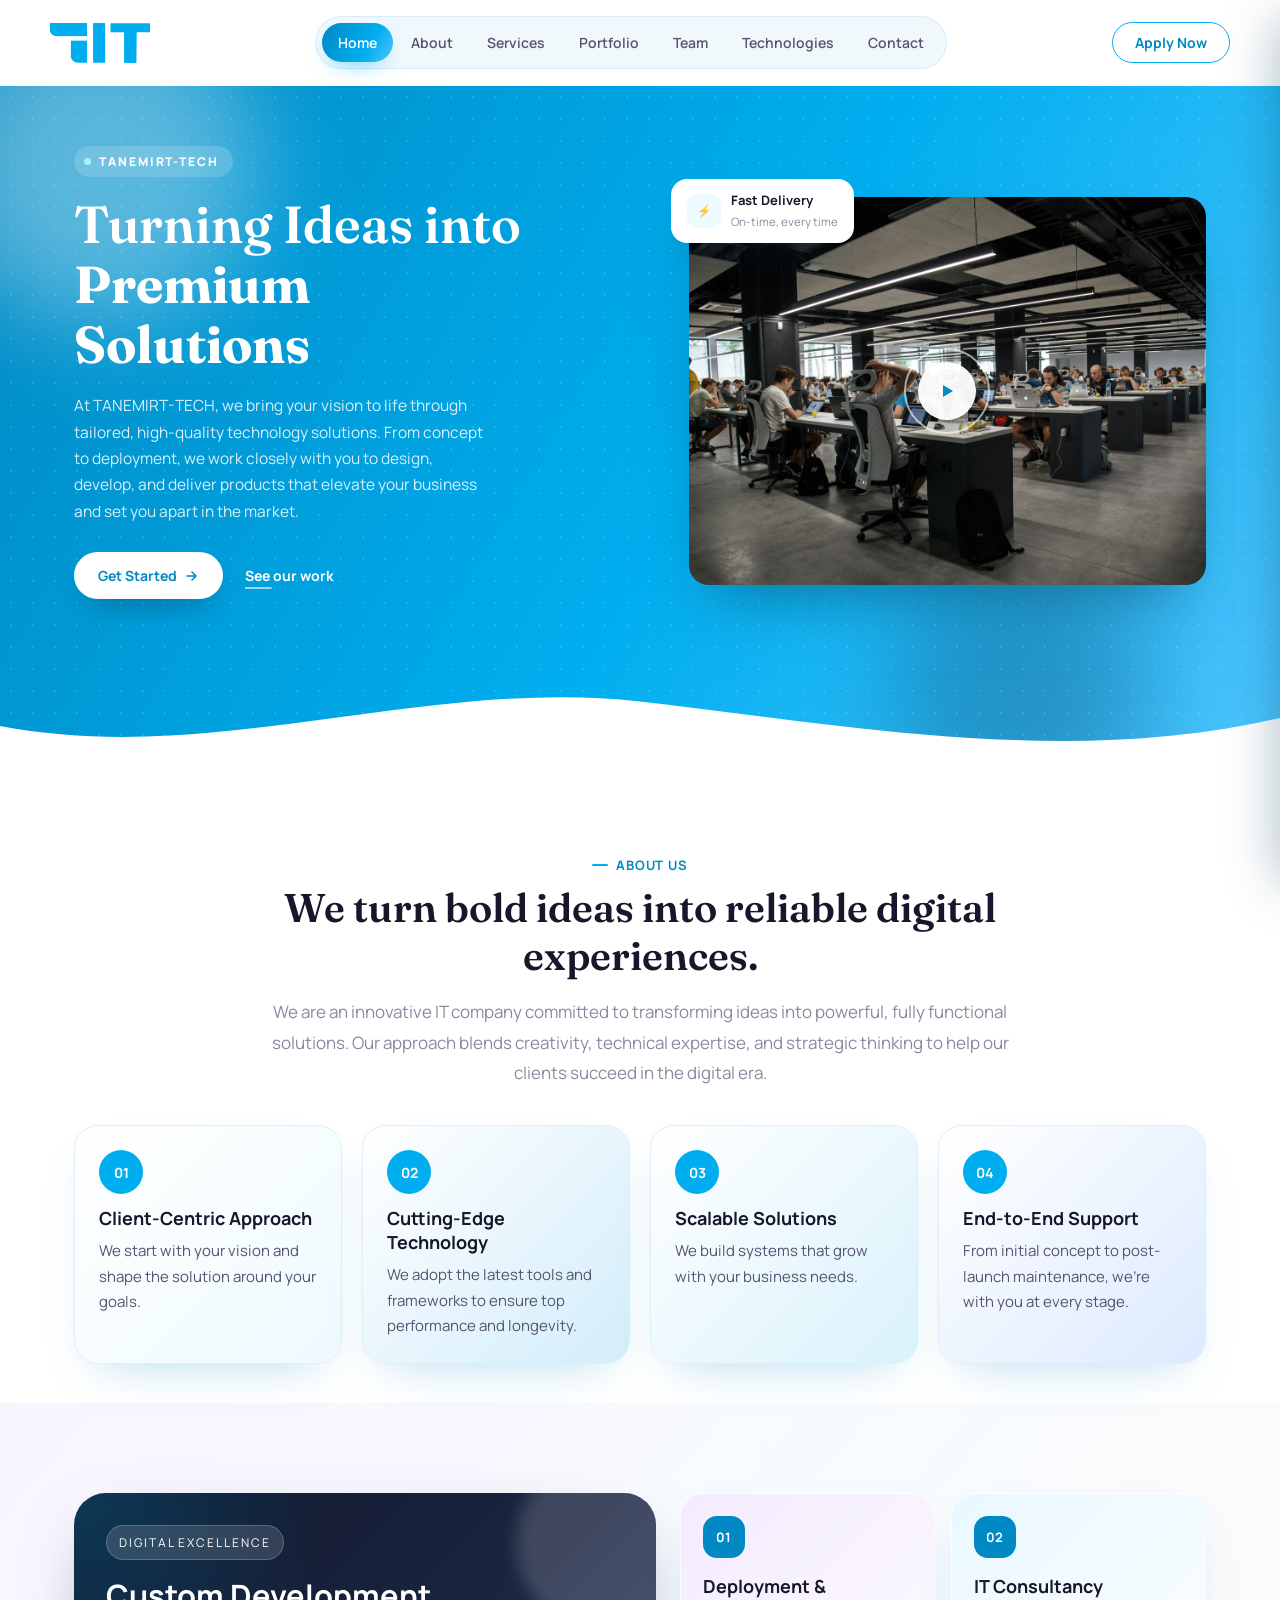
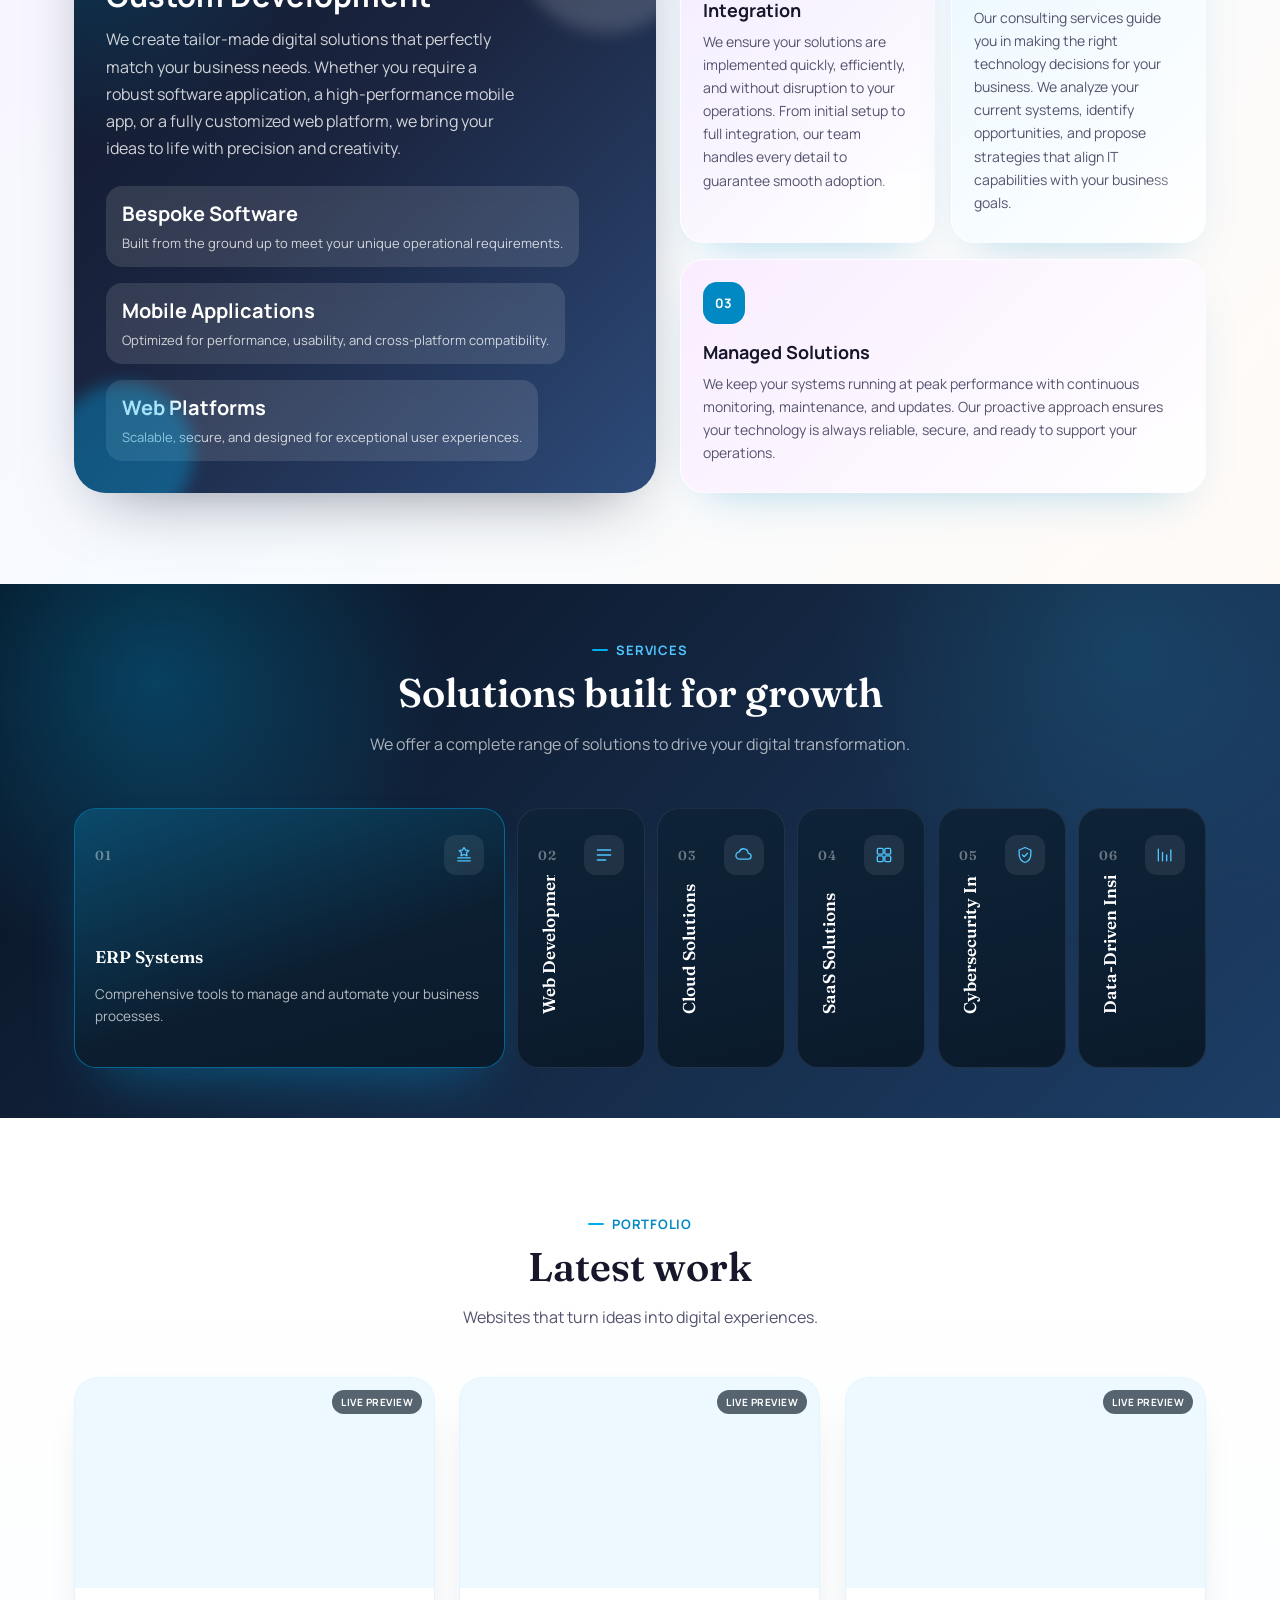
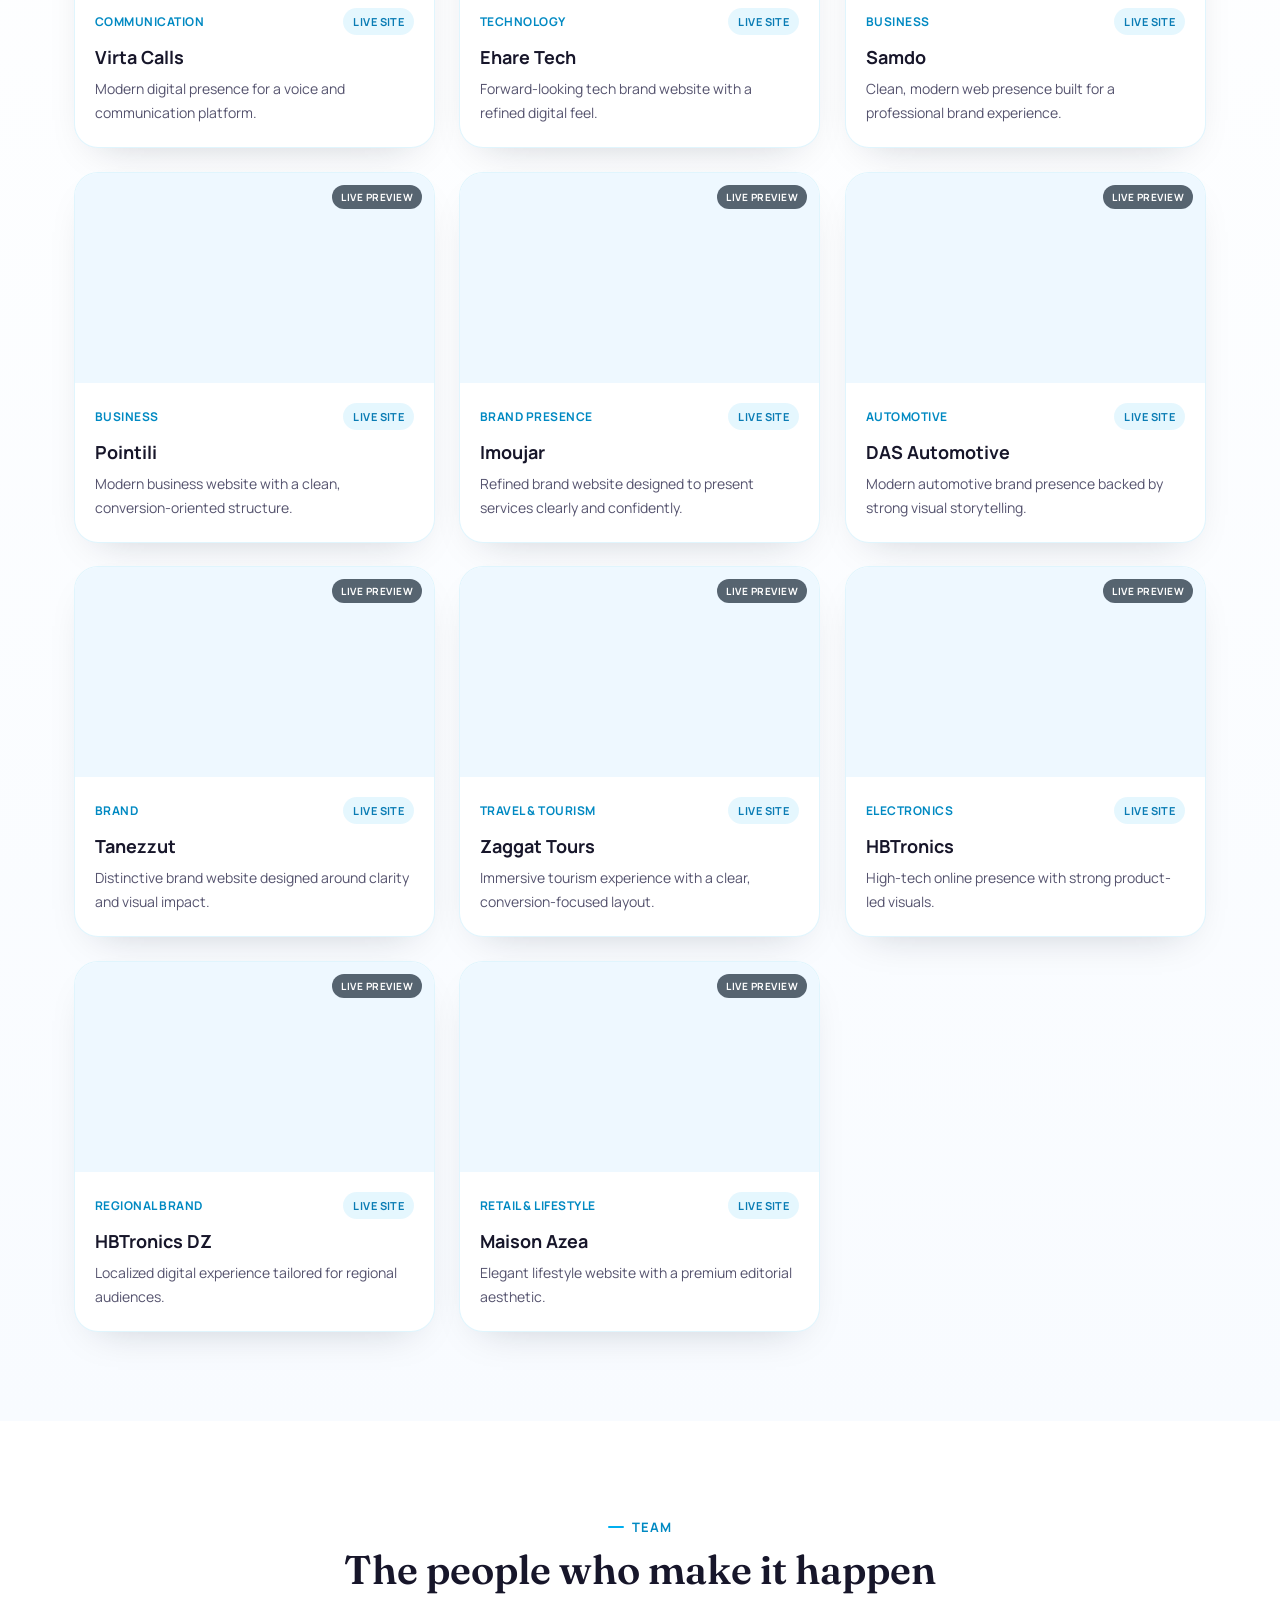
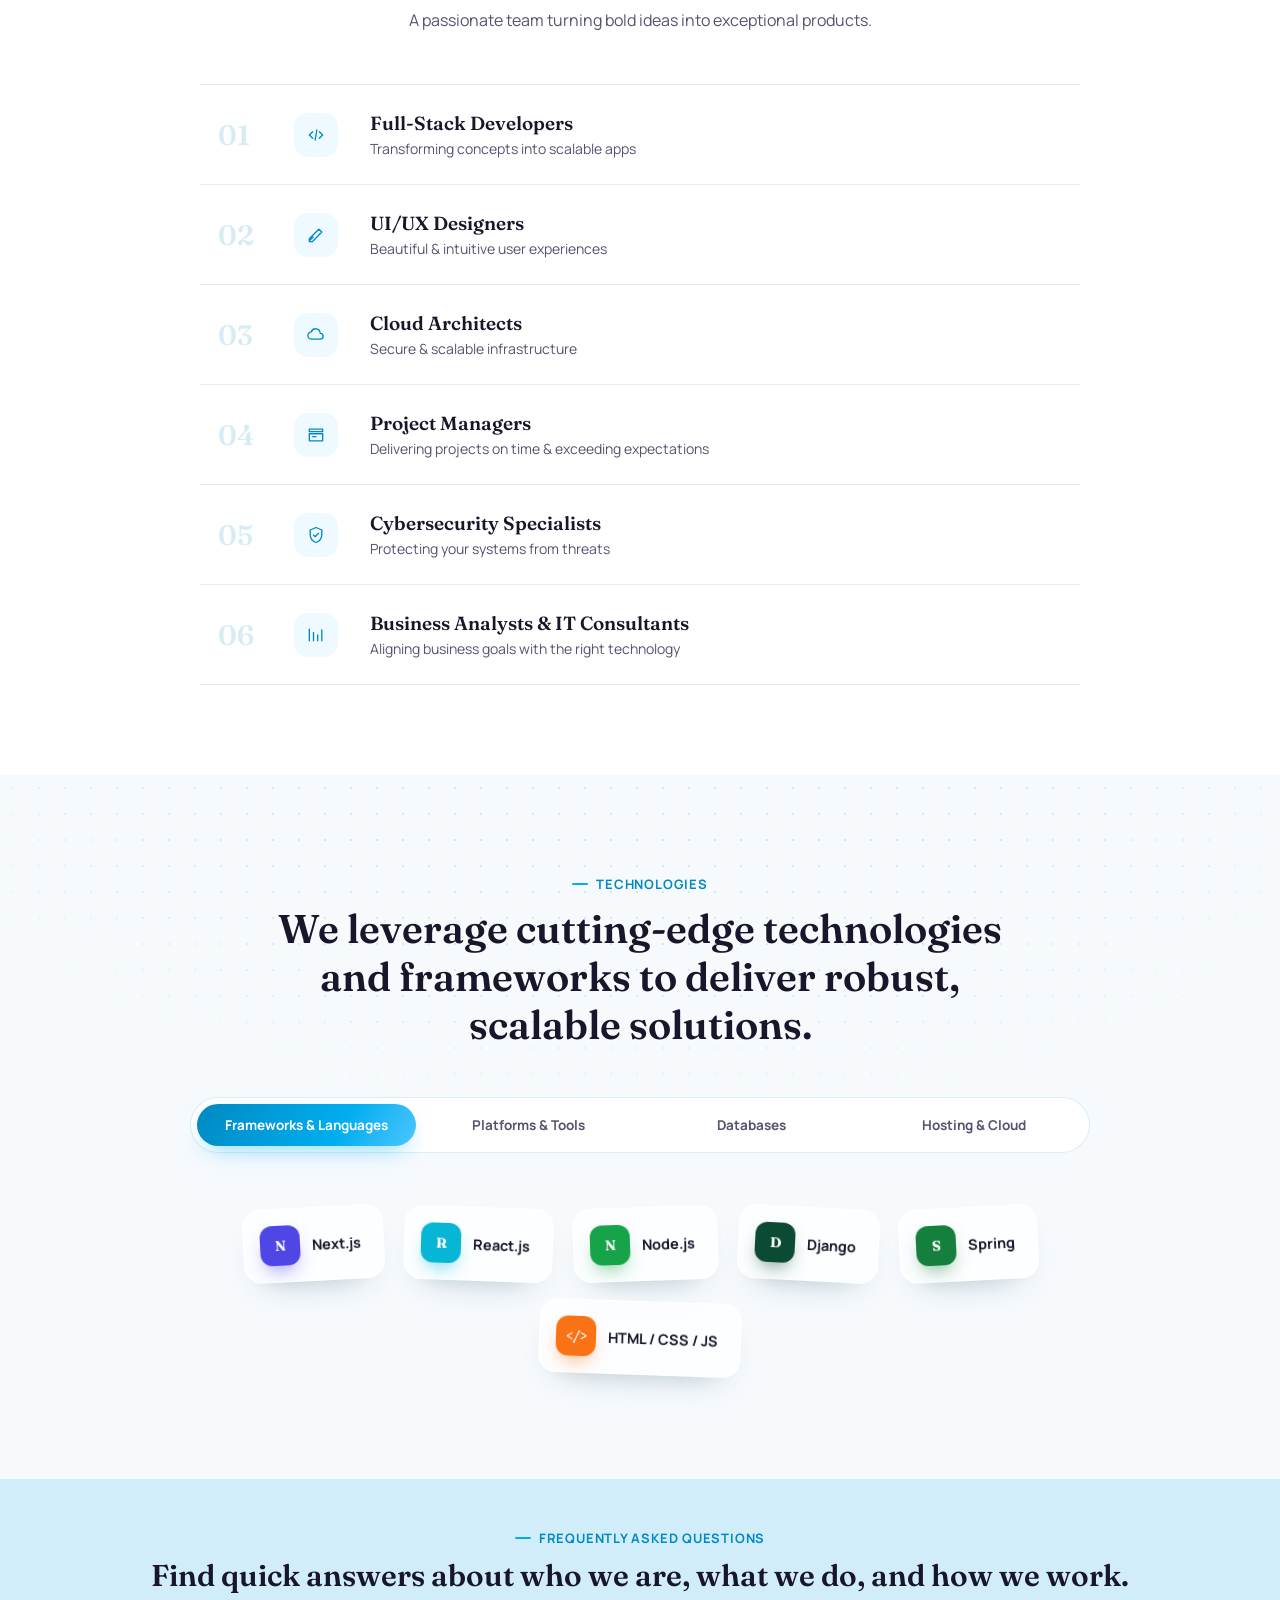
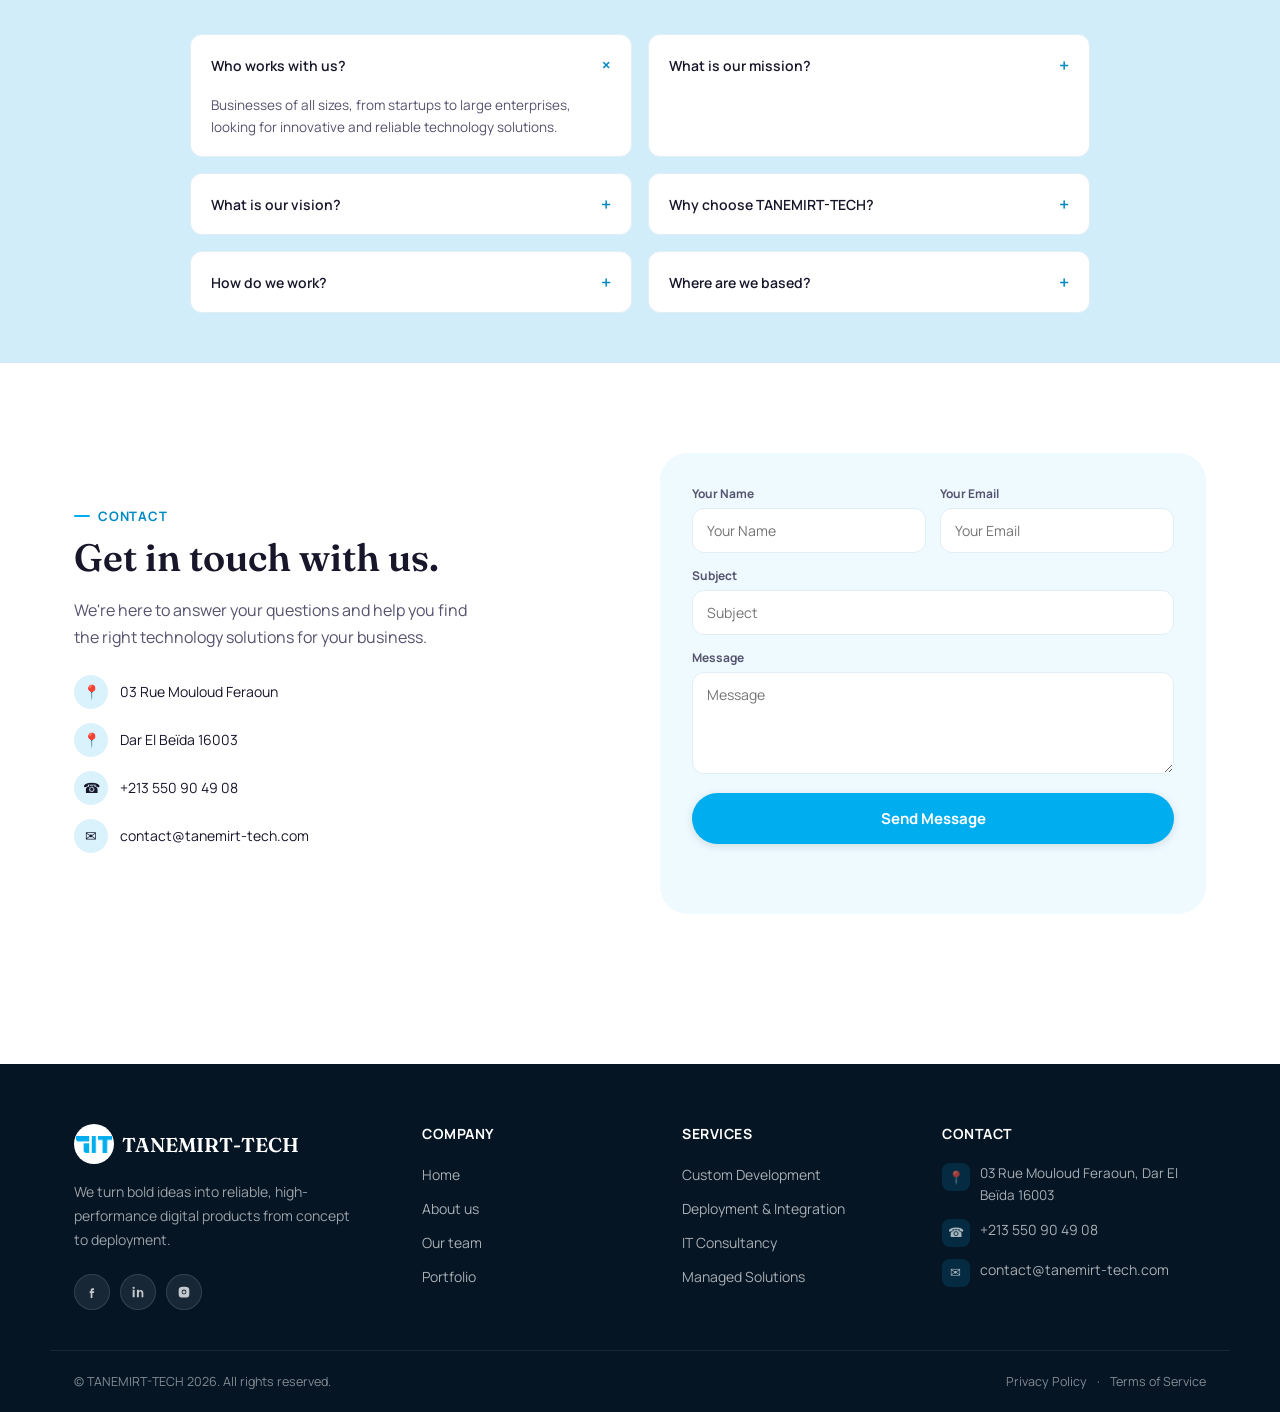
<file: index.html>
<!DOCTYPE html>
<html lang="en">

<head>
  <meta charset="UTF-8" />
  <meta name="viewport" content="width=device-width, initial-scale=1.0" />
  <title>TANEMIRT-TECH</title>
  <link rel="preconnect" href="https://fonts.googleapis.com" />
  <link href="assets/img/logo.png" rel="icon">
  <link href="assets/img/logo.png" rel="apple-touch-icon">
  <link
    href="https://fonts.googleapis.com/css2?family=Fraunces:wght@500;600;700&family=Manrope:wght@400;500;600;700;800&display=swap"
    rel="stylesheet" />
  <link rel="stylesheet" href="styles.css" />
</head>

<body>

  <!-- ============ Header ============ -->
  <header class="site-header" id="site-header">
    <div class="container header-inner">
      <a href="#hero" class="logo">
        <img src="assets/img/logo.png" alt="TANEMIRT-TECH" style="width: 100px; height: 40px;" />
      </a>

      <nav class="nav-pill" id="primary-nav">
        <span class="nav-indicator" id="nav-indicator" aria-hidden="true"></span>
        <a href="index.html#hero" data-nav="hero" class="active">Home</a>
        <a href="index.html#about" data-nav="about">About</a>
        <a href="index.html#services" data-nav="services">Services</a>
        <a href="index.html#portfolio" data-nav="portfolio">Portfolio</a>
        <a href="index.html#team" data-nav="team">Team</a>
        <a href="index.html#tech" data-nav="tech">Technologies</a>
        <a href="index.html#contact" data-nav="contact">Contact</a>
      </nav>

      <div class="header-actions">
        <a href="application.html" class="header-cta">
          <span>Apply Now</span>
        </a>
        <button class="nav-toggle" id="nav-toggle" aria-label="Toggle menu" aria-expanded="false"
          aria-controls="mobile-nav">
          <span></span>
          <span></span>
          <span></span>
        </button>
      </div>
    </div>

    <!-- mobile menu -->
    <div class="mobile-nav-backdrop" id="mobile-nav-backdrop"></div>
    <nav class="mobile-nav" id="mobile-nav">
      <a href="index.html#hero" style="--i:0">Home</a>
      <a href="index.html#about" style="--i:1">About</a>
      <a href="index.html#services" style="--i:2">Services</a>
      <a href="index.html#portfolio" style="--i:3">Portfolio</a>
      <a href="index.html#team" style="--i:4">Team</a>
      <a href="index.html#contact" style="--i:5">Contact</a>
      <a href="application.html" class="mobile-nav-cta" style="--i:6">Apply Now</a>
    </nav>
  </header>

  <!-- ============ Hero ============ -->
  <section class="hero-split" id="hero">
    <div class="hero-split-blobs" aria-hidden="true">
      <span class="blob blob-1"></span>
      <span class="blob blob-2"></span>
      <span class="hero-grain"></span>
    </div>

    <div class="container hero-split-inner">
      <div class="hero-split-copy">
        <span class="hero-split-eyebrow reveal-item" style="--d:0">
          <span class="eyebrow-dot"></span> Tanemirt-Tech
        </span>
        <h1 class="reveal-item" style="--d:1">Turning Ideas into <em> Premium Solutions </em></h1>
        <p class="reveal-item" style="--d:2">
          At TANEMIRT-TECH, we bring your vision to life through tailored, high-quality technology solutions. From
          concept to deployment, we work closely with you to design, develop, and deliver products that elevate your
          business and set you apart in the market.
        </p>
        <div class="hero-split-actions reveal-item" style="--d:3">
          <a href="#contact" class="hero-split-btn">
            <span>Get Started</span>
            <svg width="14" height="14" viewBox="0 0 14 14" fill="none">
              <path d="M2 7h9M7 3l4 4-4 4" stroke="currentColor" stroke-width="1.6" stroke-linecap="round"
                stroke-linejoin="round" />
            </svg>
          </a>
          <a href="#services" class="hero-split-link">See our work</a>
        </div>
      </div>

      <div class="hero-split-media reveal-item" style="--d:2">
        <div class="hero-split-photo">
          <img src="assets/img/hero-bg.webp" alt="Our team at work" />
          <button class="hero-split-play" aria-label="Play video" id="hero-play">
            <svg width="20" height="20" viewBox="0 0 20 20" fill="none">
              <path d="M6 4l10 6-10 6V4z" fill="currentColor" />
            </svg>
          </button>
        </div>

        <div class="hero-float-card hero-float-card--top">
          <span class="hero-float-icon">&#9889;</span>
          <div>
            <strong>Fast Delivery</strong>
            <span>On-time, every time</span>
          </div>
        </div>
      </div>
    </div>

    <svg class="hero-split-wave" viewBox="0 0 1440 110" preserveAspectRatio="none" aria-hidden="true">
      <path d="M0,60 C240,110 480,0 720,30 C960,60 1200,110 1440,50 L1440,110 L0,110 Z" fill="#ffffff"></path>
    </svg>
  </section>

  <!-- ============ About ============ -->
  <section class="trusted" id="about">
    <div class="container reveal">
      <div class="about-intro">
        <span class="eyebrow">About us</span>
        <h2 class="section-title">We turn bold ideas into reliable digital experiences.</h2>
        <p class="trusted-label">We are an innovative IT company committed to transforming ideas into powerful, fully
          functional solutions. Our approach blends creativity, technical expertise, and strategic thinking to help our
          clients succeed in the digital era.</p>
      </div>

      <div class="logo-grid reveal-stagger">
        <article class="logo-card">
          <div class="card-icon">01</div>
          <h4><a href="https://tanemirt-tech.com/">Client-Centric Approach</a></h4>
          <p>We start with your vision and shape the solution around your goals.</p>
        </article>

        <article class="logo-card">
          <div class="card-icon">02</div>
          <h4><a href="https://tanemirt-tech.com/">Cutting-Edge Technology</a></h4>
          <p>We adopt the latest tools and frameworks to ensure top performance and longevity.</p>
        </article>

        <article class="logo-card">
          <div class="card-icon">03</div>
          <h4><a href="https://tanemirt-tech.com/">Scalable Solutions</a></h4>
          <p>We build systems that grow with your business needs.</p>
        </article>

        <article class="logo-card">
          <div class="card-icon">04</div>
          <h4><a href="https://tanemirt-tech.com/">End-to-End Support</a></h4>
          <p>From initial concept to post-launch maintenance, we’re with you at every stage.</p>
        </article>
      </div>
    </div>
  </section>


  <!-- ============  ============ -->
  <section class="services">
    <div class="container">
      <div class="services-showcase reveal">
        <div class="services-hero">
          <div class="hero-badge">Digital Excellence</div>
          <h3>Custom Development</h3>
          <p>
            We create tailor-made digital solutions that perfectly match your business needs. Whether you require a
            robust software application, a high-performance mobile app, or a fully customized web platform, we bring
            your ideas to life with precision and creativity.</p>
          <div class="hero-metrics">
            <div>
              <strong>Bespoke Software</strong>
              <span>Built from the ground up to meet your unique operational requirements.</span>
            </div>
            <div>
              <strong>Mobile Applications</strong>
              <span>Optimized for performance, usability, and cross-platform compatibility.</span>
            </div>
            <div>
              <strong>Web Platforms </strong>
              <span>Scalable, secure, and designed for exceptional user experiences.</span>
            </div>
          </div>
        </div>

        <div class="services-stack">
          <article class="service-panel service-panel--accent">
            <div class="service-mark">01</div>
            <h4>Deployment &amp; Integration</h4>
            <p>We ensure your solutions are implemented quickly, efficiently, and without disruption to your operations.
              From initial setup to full integration, our team handles every detail to guarantee smooth adoption.</p>
          </article>

          <article class="service-panel service-panel--soft">
            <div class="service-mark">02</div>
            <h4>IT Consultancy</h4>
            <p>Our consulting services guide you in making the right technology decisions for your business. We analyze
              your current systems, identify opportunities, and propose strategies that align IT capabilities with your
              business goals.</p>
          </article>

          <article class="service-panel service-panel--highlight service-panel--wide">
            <div class="service-mark">03</div>
            <h4>Managed Solutions</h4>
            <p>We keep your systems running at peak performance with continuous monitoring, maintenance, and updates.
              Our proactive approach ensures your technology is always reliable, secure, and ready to support your
              operations.</p>
          </article>

        </div>
      </div>
    </div>
  </section>

  <!-- ============ Services (expanding panels) ============ -->
  <section class="services-modern" id="services">
    <div class="container">
      <div class="services-modern-head reveal">
        <span class="eyebrow" style="color:#4ec5ff;">Services</span>
        <h2 class="section-title" style="color:#ffffff;">Solutions built for growth</h2>
        <p>We offer a complete range of solutions to drive your digital transformation.</p>
      </div>

      <div class="expand-row reveal-stagger" id="expand-row">

        <a class="expand-panel is-active" href="https://tanemirt-tech.com/service-details.html">
          <div class="expand-panel-bg"></div>
          <div class="expand-panel-inner">
            <div class="expand-top">
              <span class="expand-index">01</span>
              <span class="expand-icon">
                <svg viewBox="0 0 24 24" fill="none">
                  <path d="M12 3l2 3.2 3.6.6-2.6 2.6.6 3.6L12 11.4 8.4 13l.6-3.6L6.4 6.8 10 6.2 12 3z"
                    stroke="currentColor" stroke-width="1.6" stroke-linejoin="round" />
                  <path d="M4.5 15.5h15M4.5 19h15" stroke="currentColor" stroke-width="1.6" stroke-linecap="round" />
                </svg>
              </span>
            </div>
            <h3 class="expand-title">ERP Systems</h3>
            <p class="expand-desc">Comprehensive tools to manage and automate your business processes.</p>
          </div>
        </a>

        <a class="expand-panel" href="https://tanemirt-tech.com/service-details.html">
          <div class="expand-panel-bg"></div>
          <div class="expand-panel-inner">
            <div class="expand-top">
              <span class="expand-index">02</span>
              <span class="expand-icon">
                <svg viewBox="0 0 24 24" fill="none">
                  <path d="M4 6h16M4 12h16M4 18h10" stroke="currentColor" stroke-width="1.6" stroke-linecap="round" />
                </svg>
              </span>
            </div>
            <h3 class="expand-title">Web Development</h3>
            <p class="expand-desc">Corporate sites, e-commerce platforms, and custom portals that combine aesthetics
              with functionality.</p>
          </div>
        </a>

        <a class="expand-panel" href="https://tanemirt-tech.com/service-details.html">
          <div class="expand-panel-bg"></div>
          <div class="expand-panel-inner">
            <div class="expand-top">
              <span class="expand-index">03</span>
              <span class="expand-icon">
                <svg viewBox="0 0 24 24" fill="none">
                  <path d="M7 17h10a3.5 3.5 0 0 0 0-7 5.5 5.5 0 0 0-10.7-1.7A4 4 0 0 0 7 17z" stroke="currentColor"
                    stroke-width="1.6" stroke-linejoin="round" />
                </svg>
              </span>
            </div>
            <h3 class="expand-title">Cloud Solutions</h3>
            <p class="expand-desc">Secure, scalable, and accessible infrastructure to keep your business connected
              anywhere.</p>
          </div>
        </a>

        <a class="expand-panel" href="https://tanemirt-tech.com/service-details.html">
          <div class="expand-panel-bg"></div>
          <div class="expand-panel-inner">
            <div class="expand-top">
              <span class="expand-index">04</span>
              <span class="expand-icon">
                <svg viewBox="0 0 24 24" fill="none">
                  <rect x="4" y="4" width="7" height="7" rx="1.5" stroke="currentColor" stroke-width="1.6" />
                  <rect x="13" y="4" width="7" height="7" rx="1.5" stroke="currentColor" stroke-width="1.6" />
                  <rect x="4" y="13" width="7" height="7" rx="1.5" stroke="currentColor" stroke-width="1.6" />
                  <rect x="13" y="13" width="7" height="7" rx="1.5" stroke="currentColor" stroke-width="1.6" />
                </svg>
              </span>
            </div>
            <h3 class="expand-title">SaaS Solutions</h3>
            <p class="expand-desc">Subscription-based applications designed for flexibility and efficiency.</p>
          </div>
        </a>

        <a class="expand-panel" href="https://tanemirt-tech.com/service-details.html">
          <div class="expand-panel-bg"></div>
          <div class="expand-panel-inner">
            <div class="expand-top">
              <span class="expand-index">05</span>
              <span class="expand-icon">
                <svg viewBox="0 0 24 24" fill="none">
                  <path d="M12 3l7 3v5c0 5-3 8.5-7 10-4-1.5-7-5-7-10V6l7-3z" stroke="currentColor" stroke-width="1.6"
                    stroke-linejoin="round" />
                  <path d="M9 12l2 2 4-4" stroke="currentColor" stroke-width="1.6" stroke-linecap="round"
                    stroke-linejoin="round" />
                </svg>
              </span>
            </div>
            <h3 class="expand-title">Cybersecurity Integration</h3>
            <p class="expand-desc">Built-in security layers to protect your data and operations.</p>
          </div>
        </a>

        <a class="expand-panel" href="https://tanemirt-tech.com/service-details.html">
          <div class="expand-panel-bg"></div>
          <div class="expand-panel-inner">
            <div class="expand-top">
              <span class="expand-index">06</span>
              <span class="expand-icon">
                <svg viewBox="0 0 24 24" fill="none">
                  <path d="M4 19V5m5 14V9m5 10V12m5 7V6" stroke="currentColor" stroke-width="1.6"
                    stroke-linecap="round" />
                </svg>
              </span>
            </div>
            <h3 class="expand-title">Data-Driven Insights</h3>
            <p class="expand-desc">Analytics and reporting tools to guide smart business decisions.</p>
          </div>
        </a>

      </div>
    </div>
  </section>

  <!-- ============ Portfolio ============ -->
  <section class="portfolio" id="portfolio">
    <div class="container">
      <div class="portfolio-head reveal">
        <span class="eyebrow">Portfolio</span>
        <h2 class="section-title">Latest work</h2>
        <p>Websites that turn ideas into digital experiences.</p>
      </div>

      <div class="portfolio-grid reveal-stagger">
        <article class="portfolio-card">
          <div class="portfolio-thumb"
            style="background-image:url('https://s0.wp.com/mshots/v1/https%3A%2F%2Fvirta-calls.com%2F?w=1200&h=800');">
            <span class="thumb-badge">Live preview</span>
            <div class="iframe-scaler">
              <iframe data-src="https://virta-calls.com/" loading="lazy" title="Virta Calls preview" tabindex="-1"
                sandbox="allow-scripts allow-same-origin"></iframe>
            </div>
            <a class="thumb-live-link" href="https://virta-calls.com/" target="_blank" rel="noreferrer"
              aria-label="Open Virta Calls in a new tab"></a>
          </div>
          <div class="portfolio-body">
            <div class="portfolio-meta">
              <span>Communication</span>
              <span class="project-badge">Live site</span>
            </div>
            <h4>Virta Calls</h4>
            <p>Modern digital presence for a voice and communication platform.</p>
          </div>
        </article>

        <article class="portfolio-card">
          <div class="portfolio-thumb"
            style="background-image:url('https://s0.wp.com/mshots/v1/https%3A%2F%2Fehare-tech.com%2F?w=1200&h=800');">
            <span class="thumb-badge">Live preview</span>
            <div class="iframe-scaler">
              <iframe data-src="https://ehare-tech.com/" loading="lazy" title="Ehare Tech preview" tabindex="-1"
                sandbox="allow-scripts allow-same-origin"></iframe>
            </div>
            <a class="thumb-live-link" href="https://ehare-tech.com/" target="_blank" rel="noreferrer"
              aria-label="Open Ehare Tech in a new tab"></a>
          </div>
          <div class="portfolio-body">
            <div class="portfolio-meta">
              <span>Technology</span>
              <span class="project-badge">Live site</span>
            </div>
            <h4>Ehare Tech</h4>
            <p>Forward-looking tech brand website with a refined digital feel.</p>
          </div>
        </article>

        <article class="portfolio-card">
          <div class="portfolio-thumb"
            style="background-image:url('https://s0.wp.com/mshots/v1/https%3A%2F%2Fsamdo.ae?w=1200&h=800');">
            <span class="thumb-badge">Live preview</span>
            <div class="iframe-scaler">
              <iframe data-src="https://samdo.ae/" loading="lazy" title="Samdo preview" tabindex="-1"
                sandbox="allow-scripts allow-same-origin"></iframe>
            </div>
            <a class="thumb-live-link" href="https://samdo.ae/" target="_blank" rel="noreferrer"
              aria-label="Open Samdo in a new tab"></a>
          </div>
          <div class="portfolio-body">
            <div class="portfolio-meta">
              <span>Business</span>
              <span class="project-badge">Live site</span>
            </div>
            <h4>Samdo</h4>
            <p>Clean, modern web presence built for a professional brand experience.</p>
          </div>
        </article>

        <article class="portfolio-card">
          <div class="portfolio-thumb"
            style="background-image:url('https://s0.wp.com/mshots/v1/https%3A%2F%2Fwww.pointili.com.dz%2F?w=1200&h=800');">
            <span class="thumb-badge">Live preview</span>
            <div class="iframe-scaler">
              <iframe data-src="https://www.pointili.com.dz/" loading="lazy" title="Pointili preview" tabindex="-1"
                sandbox="allow-scripts allow-same-origin"></iframe>
            </div>
            <a class="thumb-live-link" href="https://www.pointili.com.dz/" target="_blank" rel="noreferrer"
              aria-label="Open Pointili in a new tab"></a>
          </div>
          <div class="portfolio-body">
            <div class="portfolio-meta">
              <span>Business</span>
              <span class="project-badge">Live site</span>
            </div>
            <h4>Pointili</h4>
            <p>Modern business website with a clean, conversion-oriented structure.</p>
          </div>
        </article>

        <article class="portfolio-card">
          <div class="portfolio-thumb"
            style="background-image:url('https://s0.wp.com/mshots/v1/https%3A%2F%2Fimoujar.com%2F?w=1200&h=800');">
            <span class="thumb-badge">Live preview</span>
            <div class="iframe-scaler">
              <iframe data-src="https://imoujar.com/" loading="lazy" title="Imoujar preview" tabindex="-1"
                sandbox="allow-scripts allow-same-origin"></iframe>
            </div>
            <a class="thumb-live-link" href="https://imoujar.com/" target="_blank" rel="noreferrer"
              aria-label="Open Imoujar in a new tab"></a>
          </div>
          <div class="portfolio-body">
            <div class="portfolio-meta">
              <span>Brand Presence</span>
              <span class="project-badge">Live site</span>
            </div>
            <h4>Imoujar</h4>
            <p>Refined brand website designed to present services clearly and confidently.</p>
          </div>
        </article>

        <article class="portfolio-card">
          <div class="portfolio-thumb"
            style="background-image:url('https://s0.wp.com/mshots/v1/https%3A%2F%2Fdasautomotiveam.com.dz%2F?w=1200&h=800');">
            <span class="thumb-badge">Live preview</span>
            <div class="iframe-scaler">
              <iframe data-src="https://dasautomotiveam.com.dz/" loading="lazy" title="DAS Automotive preview"
                tabindex="-1" sandbox="allow-scripts allow-same-origin"></iframe>
            </div>
            <a class="thumb-live-link" href="https://dasautomotiveam.com.dz/" target="_blank" rel="noreferrer"
              aria-label="Open DAS Automotive in a new tab"></a>
          </div>
          <div class="portfolio-body">
            <div class="portfolio-meta">
              <span>Automotive</span>
              <span class="project-badge">Live site</span>
            </div>
            <h4>DAS Automotive</h4>
            <p>Modern automotive brand presence backed by strong visual storytelling.</p>
          </div>
        </article>

        <article class="portfolio-card">
          <div class="portfolio-thumb"
            style="background-image:url('https://s0.wp.com/mshots/v1/https%3A%2F%2Ftanezzut.com?w=1200&h=800');">
            <span class="thumb-badge">Live preview</span>
            <div class="iframe-scaler">
              <iframe data-src="https://tanezzut.com" loading="lazy" title="Tanezzut preview" tabindex="-1"
                sandbox="allow-scripts allow-same-origin"></iframe>
            </div>
            <a class="thumb-live-link" href="https://tanezzut.com" target="_blank" rel="noreferrer"
              aria-label="Open Tanezzut in a new tab"></a>
          </div>
          <div class="portfolio-body">
            <div class="portfolio-meta">
              <span>Brand</span>
              <span class="project-badge">Live site</span>
            </div>
            <h4>Tanezzut</h4>
            <p>Distinctive brand website designed around clarity and visual impact.</p>
          </div>
        </article>

        <article class="portfolio-card">
          <div class="portfolio-thumb"
            style="background-image:url('https://s0.wp.com/mshots/v1/https%3A%2F%2Fzaggat-tours.com%2F?w=1200&h=800');">
            <span class="thumb-badge">Live preview</span>
            <div class="iframe-scaler">
              <iframe data-src="https://zaggat-tours.com/" loading="lazy" title="Zaggat Tours preview" tabindex="-1"
                sandbox="allow-scripts allow-same-origin"></iframe>
            </div>
            <a class="thumb-live-link" href="https://zaggat-tours.com/" target="_blank" rel="noreferrer"
              aria-label="Open Zaggat Tours in a new tab"></a>
          </div>
          <div class="portfolio-body">
            <div class="portfolio-meta">
              <span>Travel &amp; Tourism</span>
              <span class="project-badge">Live site</span>
            </div>
            <h4>Zaggat Tours</h4>
            <p>Immersive tourism experience with a clear, conversion-focused layout.</p>
          </div>
        </article>

        <article class="portfolio-card">
          <div class="portfolio-thumb"
            style="background-image:url('https://s0.wp.com/mshots/v1/https%3A%2F%2Fhbtronics.ae%2F?w=1200&h=800');">
            <span class="thumb-badge">Live preview</span>
            <div class="iframe-scaler">
              <iframe data-src="https://hbtronics.ae/" loading="lazy" title="HBTronics preview" tabindex="-1"
                sandbox="allow-scripts allow-same-origin"></iframe>
            </div>
            <a class="thumb-live-link" href="https://hbtronics.ae/" target="_blank" rel="noreferrer"
              aria-label="Open HBTronics in a new tab"></a>
          </div>
          <div class="portfolio-body">
            <div class="portfolio-meta">
              <span>Electronics</span>
              <span class="project-badge">Live site</span>
            </div>
            <h4>HBTronics</h4>
            <p>High-tech online presence with strong product-led visuals.</p>
          </div>
        </article>

        <article class="portfolio-card">
          <div class="portfolio-thumb"
            style="background-image:url('https://s0.wp.com/mshots/v1/https%3A%2F%2Fdz.hbtronics.ae%2F?w=1200&h=800');">
            <span class="thumb-badge">Live preview</span>
            <div class="iframe-scaler">
              <iframe data-src="https://dz.hbtronics.ae/" loading="lazy" title="HBTronics DZ preview" tabindex="-1"
                sandbox="allow-scripts allow-same-origin"></iframe>
            </div>
            <a class="thumb-live-link" href="https://dz.hbtronics.ae/" target="_blank" rel="noreferrer"
              aria-label="Open HBTronics DZ in a new tab"></a>
          </div>
          <div class="portfolio-body">
            <div class="portfolio-meta">
              <span>Regional Brand</span>
              <span class="project-badge">Live site</span>
            </div>
            <h4>HBTronics DZ</h4>
            <p>Localized digital experience tailored for regional audiences.</p>
          </div>
        </article>

        <article class="portfolio-card">
          <div class="portfolio-thumb"
            style="background-image:url('https://s0.wp.com/mshots/v1/https%3A%2F%2Fwww.maison-azea.com%2F?w=1200&h=800');">
            <span class="thumb-badge">Live preview</span>
            <div class="iframe-scaler">
              <iframe data-src="https://www.maison-azea.com/" loading="lazy" title="Maison Azea preview" tabindex="-1"
                sandbox="allow-scripts allow-same-origin"></iframe>
            </div>
            <a class="thumb-live-link" href="https://www.maison-azea.com/" target="_blank" rel="noreferrer"
              aria-label="Open Maison Azea in a new tab"></a>
          </div>
          <div class="portfolio-body">
            <div class="portfolio-meta">
              <span>Retail &amp; Lifestyle</span>
              <span class="project-badge">Live site</span>
            </div>
            <h4>Maison Azea</h4>
            <p>Elegant lifestyle website with a premium editorial aesthetic.</p>
          </div>
        </article>

      </div>
    </div>
  </section>

  <!-- ============ Team ============ -->
  <section class="team" id="team">
    <div class="container">
      <div class="team-head reveal">
        <span class="eyebrow">Team</span>
        <h2 class="section-title">The people who make it happen</h2>
        <p>A passionate team turning bold ideas into exceptional products.</p>
      </div>

      <div class="roster reveal-stagger">

        <article class="roster-row">
          <span class="roster-num">01</span>
          <span class="roster-icon">
            <svg viewBox="0 0 24 24" fill="none">
              <path d="M8 8l-4 4 4 4M16 8l4 4-4 4M13 6l-2 12" stroke="currentColor" stroke-width="1.6"
                stroke-linecap="round" stroke-linejoin="round" />
            </svg>
          </span>
          <div class="roster-copy">
            <h4>Full-Stack Developers</h4>
            <p>Transforming concepts into scalable apps</p>
          </div>
          <span class="roster-arrow" aria-hidden="true">&rarr;</span>
        </article>

        <article class="roster-row">
          <span class="roster-num">02</span>
          <span class="roster-icon">
            <svg viewBox="0 0 24 24" fill="none">
              <path d="M4 19l4.5-4.5M15.5 12L19 8.5 15.5 5 12 8.5 4 16.5V20h3.5L15.5 12z" stroke="currentColor"
                stroke-width="1.6" stroke-linecap="round" stroke-linejoin="round" />
            </svg>
          </span>
          <div class="roster-copy">
            <h4>UI/UX Designers</h4>
            <p>Beautiful &amp; intuitive user experiences</p>
          </div>
          <span class="roster-arrow" aria-hidden="true">&rarr;</span>
        </article>

        <article class="roster-row">
          <span class="roster-num">03</span>
          <span class="roster-icon">
            <svg viewBox="0 0 24 24" fill="none">
              <path d="M7 17h10a3.5 3.5 0 0 0 0-7 5.5 5.5 0 0 0-10.7-1.7A4 4 0 0 0 7 17z" stroke="currentColor"
                stroke-width="1.6" stroke-linejoin="round" />
            </svg>
          </span>
          <div class="roster-copy">
            <h4>Cloud Architects</h4>
            <p>Secure &amp; scalable infrastructure</p>
          </div>
          <span class="roster-arrow" aria-hidden="true">&rarr;</span>
        </article>

        <article class="roster-row">
          <span class="roster-num">04</span>
          <span class="roster-icon">
            <svg viewBox="0 0 24 24" fill="none">
              <path d="M4 5h16v3H4V5zm0 5.5h16V19H4v-8.5z" stroke="currentColor" stroke-width="1.6"
                stroke-linejoin="round" />
              <path d="M8 14h4" stroke="currentColor" stroke-width="1.6" stroke-linecap="round" />
            </svg>
          </span>
          <div class="roster-copy">
            <h4>Project Managers</h4>
            <p>Delivering projects on time &amp; exceeding expectations</p>
          </div>
          <span class="roster-arrow" aria-hidden="true">&rarr;</span>
        </article>

        <article class="roster-row">
          <span class="roster-num">05</span>
          <span class="roster-icon">
            <svg viewBox="0 0 24 24" fill="none">
              <path d="M12 3l7 3v5c0 5-3 8.5-7 10-4-1.5-7-5-7-10V6l7-3z" stroke="currentColor" stroke-width="1.6"
                stroke-linejoin="round" />
              <path d="M9 12l2 2 4-4" stroke="currentColor" stroke-width="1.6" stroke-linecap="round"
                stroke-linejoin="round" />
            </svg>
          </span>
          <div class="roster-copy">
            <h4>Cybersecurity Specialists</h4>
            <p>Protecting your systems from threats</p>
          </div>
          <span class="roster-arrow" aria-hidden="true">&rarr;</span>
        </article>

        <article class="roster-row">
          <span class="roster-num">06</span>
          <span class="roster-icon">
            <svg viewBox="0 0 24 24" fill="none">
              <path d="M4 19V5m5 14V9m5 10V12m5 7V6" stroke="currentColor" stroke-width="1.6" stroke-linecap="round" />
            </svg>
          </span>
          <div class="roster-copy">
            <h4>Business Analysts &amp; IT Consultants</h4>
            <p>Aligning business goals with the right technology</p>
          </div>
          <span class="roster-arrow" aria-hidden="true">&rarr;</span>
        </article>

      </div>
    </div>
  </section>

  <!-- ============ Technologies ============ -->
  <section class="tech" id="tech">
    <div class="tech-grid-bg" aria-hidden="true"></div>
    <div class="container">
      <div class="tech-head reveal">
        <span class="eyebrow">Technologies</span>
        <div class="tech-title-wrap">
          <h2 class="section-title">We leverage cutting-edge technologies and frameworks to deliver robust, scalable
            solutions.</h2>
        </div>
      </div>

      <div class="tech-switcher reveal">
        <div class="tech-tabs" role="tablist" aria-label="Technology categories" id="tech-tabs">
          <span class="tech-tab-indicator" id="tech-tab-indicator" aria-hidden="true"></span>
          <button class="tech-tab is-active" data-tech-tab="frameworks" role="tab" aria-selected="true">Frameworks &amp;
            Languages</button>
          <button class="tech-tab" data-tech-tab="platforms" role="tab" aria-selected="false">Platforms &amp;
            Tools</button>
          <button class="tech-tab" data-tech-tab="databases" role="tab" aria-selected="false">Databases</button>
          <button class="tech-tab" data-tech-tab="hosting" role="tab" aria-selected="false">Hosting &amp; Cloud</button>
        </div>

        <div class="tech-panels">
          <div class="tech-panel is-active" id="panel-frameworks" role="tabpanel">
            <div class="tech-items">
              <article class="tech-item" style="--tilt: -3deg; --mark: #4f46e5;"><span class="tech-mark">N</span>
                <h4>Next.js</h4>
              </article>
              <article class="tech-item" style="--tilt: 2deg; --mark: #06b6d4;"><span class="tech-mark">R</span>
                <h4>React.js</h4>
              </article>
              <article class="tech-item" style="--tilt: -2deg; --mark: #16a34a;"><span class="tech-mark">N</span>
                <h4>Node.js</h4>
              </article>
              <article class="tech-item" style="--tilt: 3deg; --mark: #0c4b33;"><span class="tech-mark">D</span>
                <h4>Django</h4>
              </article>
              <article class="tech-item" style="--tilt: -3deg; --mark: #15803d;"><span class="tech-mark">S</span>
                <h4>Spring</h4>
              </article>
              <article class="tech-item" style="--tilt: 2deg; --mark: #f97316;"><span class="tech-mark">&lt;/&gt;</span>
                <h4>HTML / CSS / JS</h4>
              </article>
            </div>
          </div>

          <div class="tech-panel" id="panel-platforms" role="tabpanel" hidden>
            <div class="tech-items">
              <article class="tech-item" style="--tilt: -2deg; --mark: #7c3aed;"><span class="tech-mark">O</span>
                <h4>Odoo</h4>
              </article>
              <article class="tech-item" style="--tilt: 3deg; --mark: #ea4b71;"><span class="tech-mark">n8</span>
                <h4>n8n</h4>
              </article>
              <article class="tech-item" style="--tilt: -3deg; --mark: #0089c2;"><span class="tech-mark">W</span>
                <h4>WordPress</h4>
              </article>
              <article class="tech-item" style="--tilt: 2deg; --mark: #111827;"><span class="tech-mark">Gh</span>
                <h4>GitHub</h4>
              </article>
            </div>
          </div>

          <div class="tech-panel" id="panel-databases" role="tabpanel" hidden>
            <div class="tech-items">
              <article class="tech-item" style="--tilt: -2deg; --mark: #336791;"><span class="tech-mark">Pg</span>
                <h4>PostgreSQL</h4>
              </article>
              <article class="tech-item" style="--tilt: 3deg; --mark: #00758f;"><span class="tech-mark">My</span>
                <h4>MySQL</h4>
              </article>
            </div>
          </div>

          <div class="tech-panel" id="panel-hosting" role="tabpanel" hidden>
            <div class="tech-items">
              <article class="tech-item" style="--tilt: -3deg; --mark: #673de6;"><span class="tech-mark">H</span>
                <h4>Hostinger</h4>
              </article>
              <article class="tech-item" style="--tilt: 2deg; --mark: #f59e0b;"><span class="tech-mark">A</span>
                <h4>Amazon Cloud</h4>
              </article>
              <article class="tech-item" style="--tilt: -2deg; --mark: #0db7ed;"><span class="tech-mark">D</span>
                <h4>Docker</h4>
              </article>
            </div>
          </div>
        </div>
      </div>
    </div>
  </section>

  <!-- ============ FAQ ============ -->
  <section class="faq">
    <div class="container">
      <div class="faq-head reveal">
        <span class="eyebrow">Frequently Asked Questions</span>
        <h2>Find quick answers about who we are, what we do, and how we work.</h2>
      </div>

      <div class="faq-grid reveal-stagger">
        <details class="faq-item" name="faq" open>
          <summary>Who works with us?</summary>
          <div class="faq-answer">Businesses of all sizes, from startups to large enterprises, looking for innovative
            and reliable technology solutions.</div>
        </details>
        <details class="faq-item" name="faq">
          <summary>What is our mission?</summary>
          <div class="faq-answer">To empower businesses by turning their ideas into high-performance, impactful digital
            products.</div>
        </details>
        <details class="faq-item" name="faq">
          <summary>What is our vision?</summary>
          <div class="faq-answer">To be a global leader in delivering technology solutions that inspire growth and
            innovation.</div>
        </details>
        <details class="faq-item" name="faq">
          <summary>Why choose TANEMIRT-TECH?</summary>
          <div class="faq-answer">We combine creativity, precision, and advanced technology to deliver unmatched
            results.</div>
        </details>
        <details class="faq-item" name="faq">
          <summary>How do we work?</summary>
          <div class="faq-answer">Through close collaboration, agile methods, and constant feedback loops to ensure we
            meet and exceed expectations.</div>
        </details>
        <details class="faq-item" name="faq">
          <summary>Where are we based?</summary>
          <div class="faq-answer">We operate globally, with a core team dedicated to delivering solutions anywhere in
            the world.</div>
        </details>
      </div>
    </div>
  </section>

  <!-- ============ Contact ============ -->
  <section class="contact" id="contact">
    <div class="container contact-grid reveal">
      <div class="contact-copy">
        <span class="eyebrow">Contact</span>
        <h2>Get in touch with us.</h2>
        <p>We're here to answer your questions and help you find the right technology solutions for your business.</p>

        <div class="contact-detail"><span class="dot">&#128205;</span> 03 Rue Mouloud Feraoun</div>
        <div class="contact-detail"><span class="dot">&#128205;</span> Dar El Beïda 16003</div>
        <div class="contact-detail"><span class="dot">&#9742;</span> +213 550 90 49 08</div>
        <div class="contact-detail"><span class="dot">&#9993;</span> contact@tanemirt-tech.com</div>
      </div>

      <form class="contact-form" id="contact-form">
        <div class="row-2">
          <div>
            <label for="name">Your Name</label>
            <input type="text" id="name" name="name" placeholder="Your Name" required />
          </div>
          <div>
            <label for="email">Your Email</label>
            <input type="email" id="email" name="email" placeholder="Your Email" required />
          </div>
        </div>
        <div>
          <label for="subject">Subject</label>
          <input type="text" id="subject" name="subject" placeholder="Subject" />
        </div>
        <div>
          <label for="message">Message</label>
          <textarea id="message" name="message" rows="4" placeholder="Message" required></textarea>
        </div>
        <button type="submit" class="btn btn-primary btn-block" id="contact-submit">Send Message</button>
        <p class="form-note" id="form-note"></p>
      </form>
    </div>
  </section>

  <!-- ============ Footer ============ -->
  <footer class="site-footer">
    <div class="container footer-grid">
      <div class="footer-col footer-brand">
        <a href="#hero" class="logo">
          <span class="logo-mark"><img src="assets/img/logo.png" style="width: 36px;" alt="TANEMIRT-TECH Logo" /></span>
          TANEMIRT-TECH
        </a>
        <p>We turn bold ideas into reliable, high-performance digital products from concept to deployment.</p>
        <div class="social-row">
          <a href="#" aria-label="Facebook">
            <svg width="16" height="16" viewBox="0 0 24 24" fill="currentColor">
              <path
                d="M13.5 9H15V6.5h-1.8C11 6.5 10 7.6 10 9.6V11H8.5v2.5H10V21h2.6v-7.5H15l.4-2.5h-2.8v-1c0-.7.2-1 1-1Z" />
            </svg>
          </a>
          <a href="#" aria-label="LinkedIn">
            <svg width="16" height="16" viewBox="0 0 24 24" fill="currentColor">
              <path
                d="M6.94 8.5H4V20h2.94V8.5ZM5.47 4a1.7 1.7 0 1 0 0 3.4 1.7 1.7 0 0 0 0-3.4ZM20 13.4c0-3-1.6-4.4-3.75-4.4a3.2 3.2 0 0 0-2.9 1.6V8.5H10.4c.04.9 0 11.5 0 11.5h2.95v-6.4c0-.34.02-.68.12-.93.27-.68.9-1.4 1.94-1.4 1.37 0 1.92 1.04 1.92 2.57V20H20v-6.6Z" />
            </svg>
          </a>
          <a href="#" aria-label="Instagram">
            <svg width="16" height="16" viewBox="0 0 24 24" fill="currentColor">
              <path
                d="M12 8.4a3.6 3.6 0 1 0 0 7.2 3.6 3.6 0 0 0 0-7.2Zm0 5.9a2.3 2.3 0 1 1 0-4.6 2.3 2.3 0 0 1 0 4.6ZM16.5 6.5a.9.9 0 1 1 0 1.8.9.9 0 0 1 0-1.8ZM12 4.3c2.4 0 2.7 0 3.6.05.9.04 1.5.18 1.9.35.5.2.86.44 1.24.82.38.38.62.75.82 1.25.17.4.31 1 .35 1.9.05.9.05 1.2.05 3.6s0 2.7-.05 3.6c-.04.9-.18 1.5-.35 1.9-.2.5-.44.86-.82 1.24-.38.38-.75.62-1.25.82-.4.17-1 .31-1.9.35-.9.05-1.2.05-3.6.05s-2.7 0-3.6-.05c-.9-.04-1.5-.18-1.9-.35a3.4 3.4 0 0 1-1.24-.82 3.4 3.4 0 0 1-.82-1.25c-.17-.4-.31-1-.35-1.9-.05-.9-.05-1.2-.05-3.6s0-2.7.05-3.6c.04-.9.18-1.5.35-1.9.2-.5.44-.86.82-1.24.38-.38.75-.62 1.25-.82.4-.17 1-.31 1.9-.35.9-.05 1.2-.05 3.6-.05Z" />
            </svg>
          </a>
        </div>
      </div>

      <div class="footer-col">
        <h5>Company</h5>
        <ul>
          <li><a href="#hero">Home</a></li>
          <li><a href="#about">About us</a></li>
          <li><a href="#team">Our team</a></li>
          <li><a href="#portfolio">Portfolio</a></li>
        </ul>
      </div>

      <div class="footer-col">
        <h5>Services</h5>
        <ul>
          <li><a href="#services">Custom Development</a></li>
          <li><a href="#services">Deployment &amp; Integration</a></li>
          <li><a href="#services">IT Consultancy</a></li>
          <li><a href="#services">Managed Solutions</a></li>
        </ul>
      </div>

      <div class="footer-col footer-contact">
        <h5>Contact</h5>
        <ul>
          <li>
            <span class="footer-icon">&#128205;</span>
            <span>03 Rue Mouloud Feraoun, Dar El Beïda 16003</span>
          </li>
          <li>
            <span class="footer-icon">&#9742;</span>
            <a href="tel:+213550904908">+213 550 90 49 08</a>
          </li>
          <li>
            <span class="footer-icon">&#9993;</span>
            <a href="mailto:contact@tanemirt-tech.com">contact@tanemirt-tech.com</a>
          </li>
        </ul>
      </div>
    </div>

    <div class="container footer-bottom">
      <p>&copy; TANEMIRT-TECH <span id="current-year"></span>. All rights reserved.</p>
      <div class="footer-legal">
        <a href="#">Privacy Policy</a>
        <span>&middot;</span>
        <a href="#">Terms of Service</a>
      </div>
    </div>
  </footer>

  <button class="to-top" id="to-top" aria-label="Back to top">&uarr;</button>

  <script src="script.js"></script>
</body>

</html>
</file>
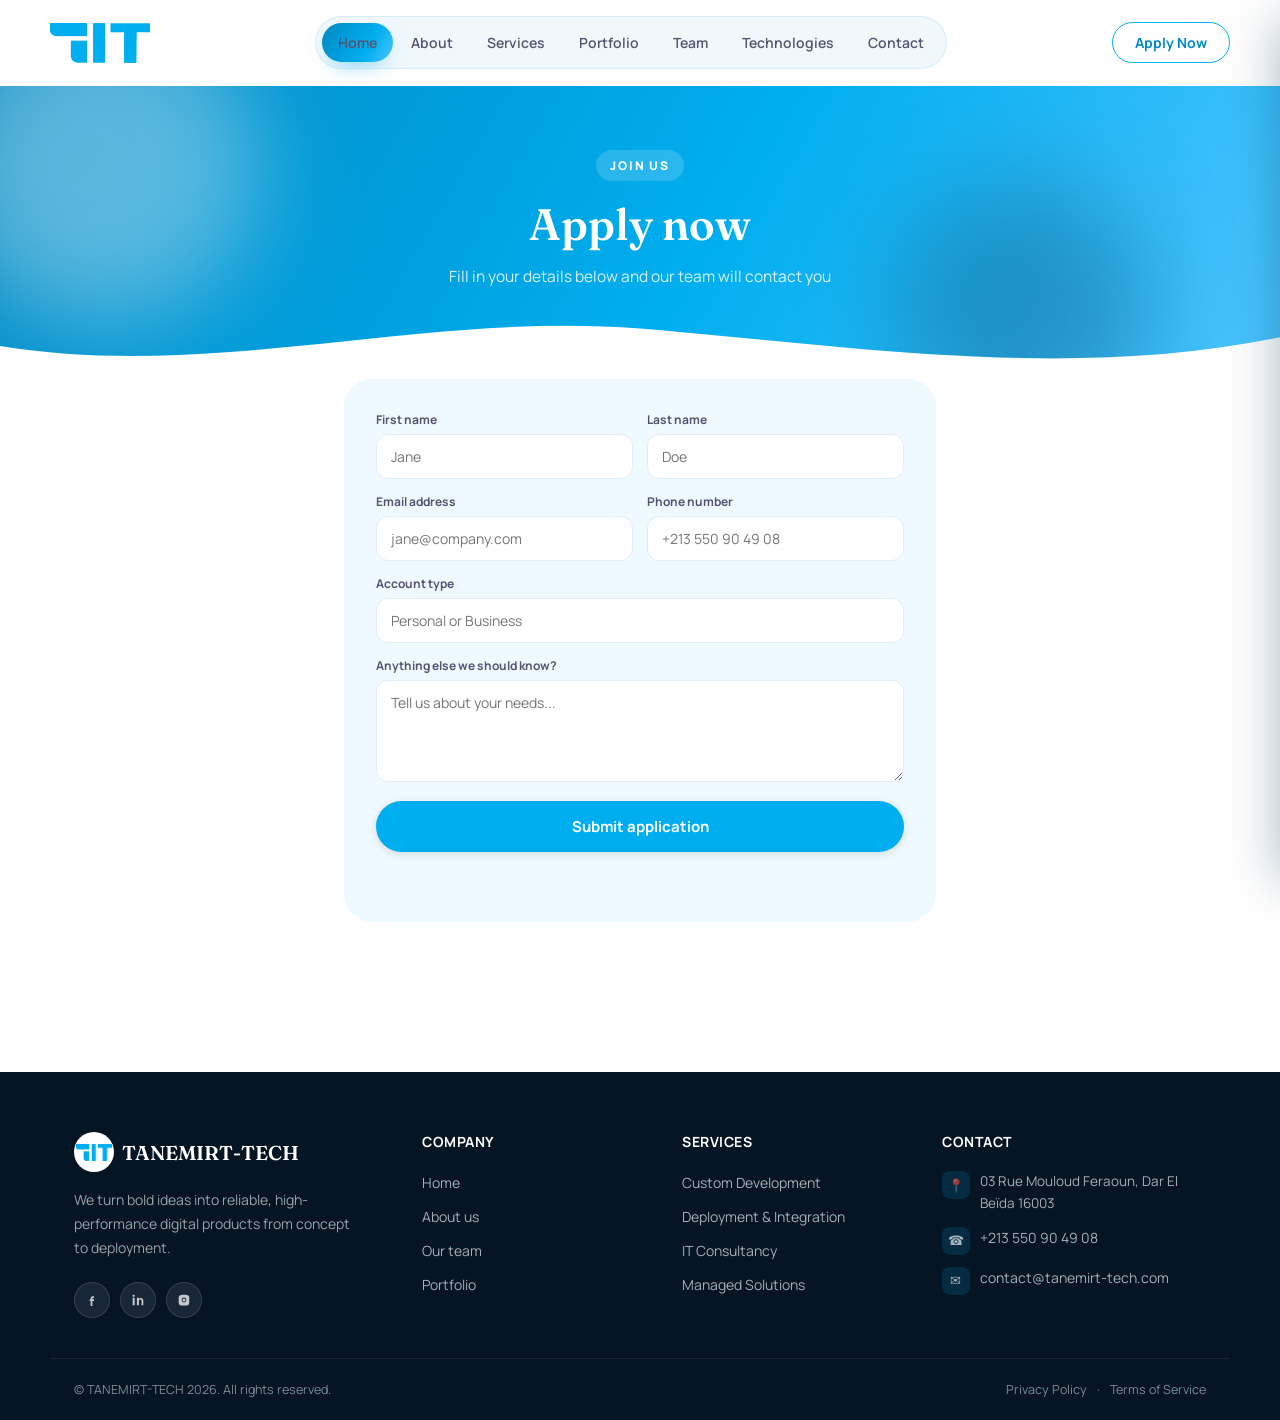
<file: application.html>
<!DOCTYPE html>
<html lang="en">

<head>
  <meta charset="UTF-8" />
  <meta name="viewport" content="width=device-width, initial-scale=1.0" />
  <title>Apply Now — TANEMIRT-TECH</title>
  <link rel="preconnect" href="https://fonts.googleapis.com" />
  <link href="assets/img/logo.png" rel="icon">
  <link href="assets/img/logo.png" rel="apple-touch-icon">
  <link
    href="https://fonts.googleapis.com/css2?family=Fraunces:wght@500;600;700&family=Manrope:wght@400;500;600;700;800&display=swap"
    rel="stylesheet" />
  <link rel="stylesheet" href="styles.css" />
</head>

<body>

  <!-- ============ Header ============ -->
  <header class="site-header" id="site-header">
    <div class="container header-inner">
      <a href="index.html#hero" class="logo">
        <img src="assets/img/logo.png" alt="TANEMIRT-TECH" style="width: 100px; height: 40px;" />
      </a>

      <nav class="nav-pill" id="primary-nav">
        <span class="nav-indicator" id="nav-indicator" aria-hidden="true"></span>
        <a href="index.html#hero" data-nav="hero">Home</a>
        <a href="index.html#about" data-nav="about">About</a>
        <a href="index.html#services" data-nav="services">Services</a>
        <a href="index.html#portfolio" data-nav="portfolio">Portfolio</a>
        <a href="index.html#team" data-nav="team">Team</a>
        <a href="index.html#tech" data-nav="tech">Technologies</a>
        <a href="index.html#contact" data-nav="contact">Contact</a>
      </nav>

      <div class="header-actions">
        <a href="application.html" class="header-cta" aria-current="page">
          <span>Apply Now</span>
        </a>
        <button class="nav-toggle" id="nav-toggle" aria-label="Toggle menu" aria-expanded="false"
          aria-controls="mobile-nav">
          <span></span>
          <span></span>
          <span></span>
        </button>
      </div>
    </div>

    <!-- mobile menu -->
    <div class="mobile-nav-backdrop" id="mobile-nav-backdrop"></div>
    <nav class="mobile-nav" id="mobile-nav">
      <a href="index.html#hero" style="--i:0">Home</a>
      <a href="index.html#about" style="--i:1">About</a>
      <a href="index.html#services" style="--i:2">Services</a>
      <a href="index.html#portfolio" style="--i:3">Portfolio</a>
      <a href="index.html#team" style="--i:4">Team</a>
      <a href="index.html#tech" style="--i:5">Technologies</a>
      <a href="index.html#contact" style="--i:6">Contact</a>
      <a href="application.html" class="mobile-nav-cta" style="--i:7">Apply now</a>
    </nav>
  </header>

  <!-- ============ Intro ============ -->
  <section class="app-hero">
    <div class="app-hero-blobs" aria-hidden="true">
      <span class="blob blob-1"></span>
      <span class="blob blob-2"></span>
    </div>
    <div class="container app-hero-inner reveal">
      <span class="app-hero-eyebrow">Join Us</span>
      <h1>Apply now</h1>
      <p>Fill in your details below and our team will contact you</p>
    </div>
    <svg class="app-hero-wave" viewBox="0 0 1440 80" preserveAspectRatio="none" aria-hidden="true">
      <path d="M0,40 C240,80 480,0 720,20 C960,40 1200,80 1440,30 L1440,80 L0,80 Z" fill="#ffffff"></path>
    </svg>
  </section>

  <!-- ============ Application form ============ -->
  <section class="contact" style="padding-top:0;">
    <div class="container" style="max-width:640px;">
      <form class="contact-form reveal" id="apply-form" novalidate>
        <div class="row-2">
          <div>
            <label for="first-name">First name</label>
            <input type="text" id="first-name" name="first-name" placeholder="Jane" required />
          </div>
          <div>
            <label for="last-name">Last name</label>
            <input type="text" id="last-name" name="last-name" placeholder="Doe" required />
          </div>
        </div>
        <div class="row-2">
          <div>
            <label for="app-email">Email address</label>
            <input type="email" id="app-email" name="email" placeholder="jane@company.com" required />
          </div>
          <div>
            <label for="phone">Phone number</label>
            <input type="tel" id="phone" name="phone" placeholder="+213 550 90 49 08" />
          </div>
        </div>
        <div>
          <label for="account-type">Account type</label>
          <input list="account-types" id="account-type" name="account-type" placeholder="Personal or Business" />
          <datalist id="account-types">
            <option value="Personal"></option>
            <option value="Business"></option>
          </datalist>
        </div>
        <div>
          <label for="notes">Anything else we should know?</label>
          <textarea id="notes" name="notes" rows="4" placeholder="Tell us about your needs..."></textarea>
        </div>
        <button type="submit" class="btn btn-primary btn-block" id="apply-submit">Submit application</button>
        <p class="form-note" id="apply-status"></p>
      </form>
    </div>
  </section>

  <!-- ============ Footer ============ -->
  <footer class="site-footer">
    <div class="container footer-grid">
      <div class="footer-col footer-brand">
        <a href="index.html#hero" class="logo">
          <span class="logo-mark"><img src="assets/img/logo.png" style="width: 36px;" alt="TANEMIRT-TECH Logo" /></span>
          TANEMIRT-TECH
        </a>
        <p>We turn bold ideas into reliable, high-performance digital products from concept to deployment.</p>
        <div class="social-row">
          <a href="#" aria-label="Facebook">
            <svg width="16" height="16" viewBox="0 0 24 24" fill="currentColor">
              <path
                d="M13.5 9H15V6.5h-1.8C11 6.5 10 7.6 10 9.6V11H8.5v2.5H10V21h2.6v-7.5H15l.4-2.5h-2.8v-1c0-.7.2-1 1-1Z" />
            </svg>
          </a>
          <a href="#" aria-label="LinkedIn">
            <svg width="16" height="16" viewBox="0 0 24 24" fill="currentColor">
              <path
                d="M6.94 8.5H4V20h2.94V8.5ZM5.47 4a1.7 1.7 0 1 0 0 3.4 1.7 1.7 0 0 0 0-3.4ZM20 13.4c0-3-1.6-4.4-3.75-4.4a3.2 3.2 0 0 0-2.9 1.6V8.5H10.4c.04.9 0 11.5 0 11.5h2.95v-6.4c0-.34.02-.68.12-.93.27-.68.9-1.4 1.94-1.4 1.37 0 1.92 1.04 1.92 2.57V20H20v-6.6Z" />
            </svg>
          </a>
          <a href="#" aria-label="Instagram">
            <svg width="16" height="16" viewBox="0 0 24 24" fill="currentColor">
              <path
                d="M12 8.4a3.6 3.6 0 1 0 0 7.2 3.6 3.6 0 0 0 0-7.2Zm0 5.9a2.3 2.3 0 1 1 0-4.6 2.3 2.3 0 0 1 0 4.6ZM16.5 6.5a.9.9 0 1 1 0 1.8.9.9 0 0 1 0-1.8ZM12 4.3c2.4 0 2.7 0 3.6.05.9.04 1.5.18 1.9.35.5.2.86.44 1.24.82.38.38.62.75.82 1.25.17.4.31 1 .35 1.9.05.9.05 1.2.05 3.6s0 2.7-.05 3.6c-.04.9-.18 1.5-.35 1.9-.2.5-.44.86-.82 1.24-.38.38-.75.62-1.25.82-.4.17-1 .31-1.9.35-.9.05-1.2.05-3.6.05s-2.7 0-3.6-.05c-.9-.04-1.5-.18-1.9-.35a3.4 3.4 0 0 1-1.24-.82 3.4 3.4 0 0 1-.82-1.25c-.17-.4-.31-1-.35-1.9-.05-.9-.05-1.2-.05-3.6s0-2.7.05-3.6c.04-.9.18-1.5.35-1.9.2-.5.44-.86.82-1.24.38-.38.75-.62 1.25-.82.4-.17 1-.31 1.9-.35.9-.05 1.2-.05 3.6-.05Z" />
            </svg>
          </a>
        </div>
      </div>

      <div class="footer-col">
        <h5>Company</h5>
        <ul>
          <li><a href="index.html#hero">Home</a></li>
          <li><a href="index.html#about">About us</a></li>
          <li><a href="index.html#team">Our team</a></li>
          <li><a href="index.html#portfolio">Portfolio</a></li>
        </ul>
      </div>

      <div class="footer-col">
        <h5>Services</h5>
        <ul>
          <li><a href="index.html#services">Custom Development</a></li>
          <li><a href="index.html#services">Deployment &amp; Integration</a></li>
          <li><a href="index.html#services">IT Consultancy</a></li>
          <li><a href="index.html#services">Managed Solutions</a></li>
        </ul>
      </div>

      <div class="footer-col footer-contact">
        <h5>Contact</h5>
        <ul>
          <li>
            <span class="footer-icon">&#128205;</span>
            <span>03 Rue Mouloud Feraoun, Dar El Beïda 16003</span>
          </li>
          <li>
            <span class="footer-icon">&#9742;</span>
            <a href="tel:+213550904908">+213 550 90 49 08</a>
          </li>
          <li>
            <span class="footer-icon">&#9993;</span>
            <a href="mailto:contact@tanemirt-tech.com">contact@tanemirt-tech.com</a>
          </li>
        </ul>
      </div>
    </div>

    <div class="container footer-bottom">
      <p>&copy; TANEMIRT-TECH <span id="current-year"></span>. All rights reserved.</p>
      <div class="footer-legal">
        <a href="#">Privacy Policy</a>
        <span>&middot;</span>
        <a href="#">Terms of Service</a>
      </div>
    </div>
  </footer>

  <button class="to-top" id="to-top" aria-label="Back to top">&uarr;</button>

  <script src="script.js"></script>
  <script src="application.js"></script>
</body>

</html>
</file>
<file: styles.css>
/* ============================================
   PayView — Stylesheet
   ============================================ */
:root {
  --purple-900: #023a52;
  /* deep ink-blue, was purple-900 */
  --purple-700: #0089c2;
  /* darker shade of main color, for buttons/nav */
  --purple-500: #00aeef;
  /* your main color */
  --purple-100: #d9f2fc;
  /* light tint, for card backgrounds */
  --purple-50: #eefaff;
  /* faintest tint, for section backgrounds */
  --pink-100: #fbe9ec;
  --pink-50: #fdf4f5;
  --green-100: #e3f7ea;
  --orange-100: #fbe6d8;
  --blue-100: #d2edfa;
  /* shifted to match the new hue */
  --ink: #17162a;
  --ink-soft: #55536e;
  --muted: #8b899e;
  --line: #e2eef5;
  --white: #ffffff;
  --black: #0d0c1a;
  --radius-lg: 28px;
  --radius-md: 18px;
  --radius-sm: 12px;
  --shadow-card: 0 20px 45px -25px rgba(0, 137, 194, 0.35);
  --font-display: "Fraunces", "Georgia", serif;
  --font-body: "Manrope", "Segoe UI", sans-serif;
}

* {
  box-sizing: border-box;
}

html {
  scroll-behavior: smooth;
  overflow-x: hidden;
}

body {
  margin: 0;
  font-family: var(--font-body);
  color: var(--ink);
  background: var(--white);
  -webkit-font-smoothing: antialiased;
  overflow-x: hidden;
}

img {
  max-width: 100%;
  display: block;
}

a {
  text-decoration: none;
  color: inherit;
}

ul {
  list-style: none;
  margin: 0;
  padding: 0;
}

button {
  font-family: inherit;
  cursor: pointer;
}

.container {
  width: 100%;
  max-width: 1180px;
  margin: 0 auto;
  padding: 0 24px;
}

.eyebrow {
  display: inline-flex;
  align-items: center;
  gap: 8px;
  font-size: 13px;
  font-weight: 700;
  letter-spacing: 0.06em;
  text-transform: uppercase;
  color: var(--purple-700);
}

.eyebrow::before {
  content: "";
  width: 16px;
  height: 2px;
  background: var(--purple-500);
  border-radius: 2px;
}

.section-title {
  font-family: var(--font-display);
  font-weight: 600;
  font-size: clamp(28px, 3.4vw, 40px);
  line-height: 1.2;
  margin: 10px 0 0;
  color: var(--ink);
}

.btn {
  display: inline-flex;
  align-items: center;
  justify-content: center;
  gap: 8px;
  padding: 14px 26px;
  border-radius: 999px;
  font-weight: 700;
  font-size: 15px;
  border: 1px solid transparent;
  transition: transform 0.2s ease, box-shadow 0.2s ease, background 0.2s ease;
  white-space: nowrap;
}

.btn:hover {
  transform: translateY(-2px);
}

.btn-primary {
  background: var(--purple-500);
  color: var(--white);
  box-shadow: rgba(99, 99, 99, 0.2) 0px 2px 8px 0px;
}

.btn-primary:hover {
  background: var(--purple-700);
}

.btn-ghost {
  background: transparent;
  border-color: rgba(23, 22, 42, 0.15);
  color: var(--ink);
}

.btn-ghost:hover {
  border-color: var(--ink);
}

.btn-dark {
  background: var(--black);
  color: var(--white);
}

.btn-dark:hover {
  background: var(--purple-900);
}

.btn-block {
  width: 100%;
}

/* ============ Header ============ */


.site-header {
  position: sticky;
  top: 0;
  z-index: 200;
  background: rgba(255, 255, 255, 0.75);
  backdrop-filter: blur(16px);
  border-bottom: 1px solid transparent;
  transition: border-color 0.3s ease, box-shadow 0.3s ease, background 0.3s ease;
}

.site-header.is-scrolled {
  background: rgba(255, 255, 255, 0.92);
  border-bottom-color: var(--line, #ece9f7);
  box-shadow: 0 10px 30px -24px rgba(2, 58, 82, 0.5);
}

.header-inner {
  display: flex;
  align-items: center;
  justify-content: space-between;
  gap: 24px;
  padding: 16px 0;
}

.logo {
  display: flex;
  align-items: center;
  transition: transform 0.3s ease;
}

.logo:hover {
  transform: scale(1.03);
}

.nav-pill {
  position: relative;
  display: flex;
  align-items: center;
  gap: 2px;
  background: rgba(0, 137, 194, 0.06);
  padding: 6px;
  border-radius: 999px;
  border: 1px solid rgba(0, 137, 194, 0.1);
}

.nav-indicator {
  position: absolute;
  top: 6px;
  left: 6px;
  height: calc(100% - 12px);
  border-radius: 999px;
  background: linear-gradient(120deg, #0089c2, #00aeef 65%, #4ec5ff);
  box-shadow: 0 10px 22px -10px rgba(0, 174, 239, 0.6);
  transition: transform 0.4s cubic-bezier(0.22, 1, 0.36, 1), width 0.4s cubic-bezier(0.22, 1, 0.36, 1);
  z-index: 0;
}

.nav-pill a {
  position: relative;
  z-index: 1;
  padding: 10px 16px;
  border-radius: 999px;
  font-size: 14px;
  font-weight: 600;
  color: var(--ink-soft, #55536e);
  white-space: nowrap;
  transition: color 0.3s ease;
}

.nav-pill a:hover {
  color: #0089c2;
}

.nav-pill a.active {
  color: #ffffff;
}

.header-actions {
  display: flex;
  align-items: center;
  gap: 12px;
}

.header-cta {
  position: relative;
  display: inline-flex;
  align-items: center;
  overflow: hidden;
  padding: 10px 22px;
  border-radius: 999px;
  border: 1.5px solid #00aeef;
  color: #0089c2;
  font-weight: 700;
  font-size: 14px;
  transition: color 0.35s ease;
}

.header-cta span {
  position: relative;
  z-index: 1;
}

.header-cta::before {
  content: "";
  position: absolute;
  inset: 0;
  background: linear-gradient(120deg, #0089c2, #00aeef 65%, #4ec5ff);
  transform: scaleX(0);
  transform-origin: left;
  transition: transform 0.35s ease;
  z-index: 0;
}

.header-cta:hover {
  color: #ffffff;
}

.header-cta:hover::before {
  transform: scaleX(1);
}

/* ---- Hamburger toggle ---- */

.nav-toggle {
  display: none;
  flex-direction: column;
  justify-content: center;
  gap: 5px;
  width: 40px;
  height: 40px;
  background: rgba(0, 137, 194, 0.08);
  border: none;
  border-radius: 10px;
  padding: 0;
  cursor: pointer;
}

.nav-toggle span {
  width: 18px;
  height: 2px;
  margin: 0 auto;
  background: #0089c2;
  border-radius: 2px;
  transition: transform 0.3s ease, opacity 0.3s ease;
}

.nav-toggle.is-open span:nth-child(1) {
  transform: translateY(7px) rotate(45deg);
}

.nav-toggle.is-open span:nth-child(2) {
  opacity: 0;
}

.nav-toggle.is-open span:nth-child(3) {
  transform: translateY(-7px) rotate(-45deg);
}

/* ---- Mobile nav ---- */

.mobile-nav-backdrop {
  position: fixed;
  inset: 0;
  background: rgba(2, 12, 22, 0.4);
  backdrop-filter: blur(2px);
  opacity: 0;
  pointer-events: none;
  transition: opacity 0.3s ease;
  z-index: 150;
}

.mobile-nav-backdrop.is-visible {
  opacity: 1;
  pointer-events: auto;
}

.mobile-nav {
  position: fixed;
  top: 0;
  right: 0;
  height: 100vh;
  width: min(78vw, 320px);
  background: #ffffff;
  box-shadow: -20px 0 50px -20px rgba(2, 58, 82, 0.35);
  display: flex;
  flex-direction: column;
  gap: 4px;
  padding: 90px 28px 28px;
  transform: translateX(100%);
  transition: transform 0.4s cubic-bezier(0.22, 1, 0.36, 1);
  z-index: 180;
}

.mobile-nav.is-open {
  transform: translateX(0);
}

.mobile-nav a {
  font-size: 16px;
  font-weight: 700;
  color: var(--ink, #17162a);
  padding: 14px 10px;
  border-bottom: 1px solid var(--line, #ece9f7);
  opacity: 0;
  transform: translateX(16px);
  transition: opacity 0.35s ease, transform 0.35s ease, color 0.2s ease;
  transition-delay: calc(var(--i) * 0.05s);
}

.mobile-nav.is-open a {
  opacity: 1;
  transform: translateX(0);
}

.mobile-nav a:hover {
  color: #0089c2;
}

.mobile-nav-cta {
  margin-top: 14px;
  text-align: center;
  border: none !important;
  border-radius: 999px;
  background: linear-gradient(120deg, #0089c2, #00aeef 65%, #4ec5ff);
  color: #ffffff !important;
}

@media (max-width: 980px) {
  .nav-pill {
    display: none;
  }

  .nav-toggle {
    display: flex;
  }
}

/* ---- Squeeze zone just above the mobile breakpoint: the pill nav's
   7 links (incl. "Technologies") can get tight on laptop/tablet-landscape
   widths right before the hamburger takes over at 980px. Compact it
   instead of letting it wrap or overflow. Inert below 980px since the
   pill is display:none there anyway. ---- */
@media (max-width: 1180px) {
  .nav-pill {
    gap: 0;
  }

  .nav-pill a {
    padding: 9px 12px;
    font-size: 13px;
  }

  .header-cta {
    padding: 9px 16px;
    font-size: 13px;
  }

  .header-inner {
    gap: 16px;
  }
}

/* ---- Very narrow phones: trim the header CTA + gap so the logo,
   "Apply Now" pill and hamburger never overflow the viewport. ---- */
@media (max-width: 480px) {
  .header-cta span {
    font-size: 12.5px;
  }

  .header-cta {
    padding: 8px 12px;
  }

  .header-inner {
    gap: 10px;
  }
}

/* ============ Hero (split, enhanced) ============ */

.hero-split {
  position: relative;
  overflow: hidden;
  background: linear-gradient(120deg, #0089c2 0%, #00aeef 55%, #4ec5ff 100%);
  padding: 60px 0 130px;
}

.hero-split-blobs {
  position: absolute;
  inset: 0;
  z-index: 0;
  pointer-events: none;
}

.blob {
  position: absolute;
  border-radius: 50%;
  filter: blur(50px);
  opacity: 0.35;
  animation: blobFloat 10s ease-in-out infinite;
}

.blob-1 {
  width: 320px;
  height: 320px;
  background: #ffffff;
  top: -80px;
  left: -60px;
}

.blob-2 {
  width: 260px;
  height: 260px;
  background: #0c4b6e;
  bottom: -60px;
  right: 10%;
  animation-delay: -4s;
}

.hero-grain {
  position: absolute;
  inset: 0;
  background-image: radial-gradient(rgba(255, 255, 255, 0.12) 1px, transparent 1px);
  background-size: 22px 22px;
}

@keyframes blobFloat {
  0%, 100% { transform: translate(0, 0) scale(1); }
  50% { transform: translate(20px, -24px) scale(1.08); }
}

.hero-split-inner {
  position: relative;
  z-index: 2;
  display: grid;
  grid-template-columns: 1fr 0.9fr;
  align-items: center;
  gap: 40px;
}

/* ---- Staggered entrance ---- */

.reveal-item {
  opacity: 0;
  transform: translateY(22px);
  animation: heroRise 0.7s cubic-bezier(0.22, 1, 0.36, 1) forwards;
  animation-delay: calc(var(--d, 0) * 0.12s);
}

@keyframes heroRise {
  to { opacity: 1; transform: translateY(0); }
}

.hero-split-eyebrow {
  display: inline-flex;
  align-items: center;
  gap: 8px;
  font-size: 12px;
  font-weight: 800;
  letter-spacing: 0.16em;
  text-transform: uppercase;
  color: #ffffff;
  background: rgba(255, 255, 255, 0.16);
  padding: 7px 14px 7px 10px;
  border-radius: 999px;
  margin-bottom: 18px;
}

.eyebrow-dot {
  width: 7px;
  height: 7px;
  border-radius: 50%;
  background: #a7f0ff;
  box-shadow: 0 0 0 0 rgba(167, 240, 255, 0.7);
  animation: dotPulse 1.8s ease-out infinite;
}

@keyframes dotPulse {
  0% { box-shadow: 0 0 0 0 rgba(167, 240, 255, 0.6); }
  70% { box-shadow: 0 0 0 8px rgba(167, 240, 255, 0); }
  100% { box-shadow: 0 0 0 0 rgba(167, 240, 255, 0); }
}

.hero-split-copy h1 {
  font-family: var(--font-display);
  font-weight: 600;
  font-size: clamp(32px, 4.6vw, 52px);
  line-height: 1.15;
  color: #ffffff;
  margin: 0 0 18px;
  max-width: 480px;
}

.hero-split-copy h1 em {
  font-style: normal;
  font-weight: 700;
}

.hero-split-copy p {
  color: rgba(255, 255, 255, 0.85);
  font-size: 15.5px;
  line-height: 1.7;
  max-width: 420px;
  margin: 0 0 28px;
}

.hero-split-actions {
  display: flex;
  align-items: center;
  gap: 22px;
  flex-wrap: wrap;
  margin-bottom: 36px;
}

.hero-split-btn {
  display: inline-flex;
  align-items: center;
  gap: 8px;
  background: #ffffff;
  color: #0089c2;
  font-weight: 700;
  font-size: 14px;
  padding: 14px 24px;
  border-radius: 999px;
  box-shadow: 0 14px 30px -14px rgba(0, 0, 0, 0.4);
  transition: transform 0.25s ease, box-shadow 0.25s ease, gap 0.25s ease;
}

.hero-split-btn svg {
  transition: transform 0.25s ease;
}

.hero-split-btn:hover {
  transform: translateY(-2px);
  gap: 12px;
  box-shadow: 0 18px 34px -14px rgba(0, 0, 0, 0.45);
}

.hero-split-link {
  font-size: 14px;
  font-weight: 700;
  color: #ffffff;
  position: relative;
}

.hero-split-link::after {
  content: "";
  position: absolute;
  left: 0;
  bottom: -3px;
  width: 100%;
  height: 1.5px;
  background: #ffffff;
  transform: scaleX(0.3);
  transform-origin: left;
  opacity: 0.6;
  transition: transform 0.3s ease, opacity 0.3s ease;
}

.hero-split-link:hover::after {
  transform: scaleX(1);
  opacity: 1;
}

.hero-split-trust {
  display: inline-flex;
  align-items: center;
  gap: 14px;
}

.trust-avatars {
  display: flex;
}

.trust-avatars span {
  width: 32px;
  height: 32px;
  border-radius: 50%;
  border: 2px solid #4ec5ff;
  margin-left: -10px;
  background: linear-gradient(135deg, #ffffff, #cdeeff);
}

.trust-avatars span:first-child {
  margin-left: 0;
}

.hero-split-trust strong {
  display: block;
  color: #ffffff;
  font-size: 14px;
}

.hero-split-trust span {
  font-size: 12.5px;
  color: rgba(255, 255, 255, 0.75);
}

.hero-split-media {
  position: relative;
}

.hero-split-photo {
  position: relative;
  border-radius: 20px;
  overflow: hidden;
  box-shadow: 0 30px 60px -24px rgba(2, 58, 82, 0.55);
  aspect-ratio: 4 / 3;
}

.hero-split-photo img {
  width: 100%;
  height: 100%;
  object-fit: cover;
  display: block;
  transition: transform 0.6s ease;
}

.hero-split-media:hover .hero-split-photo img {
  transform: scale(1.05);
}

.hero-split-play {
  position: absolute;
  top: 50%;
  left: 50%;
  transform: translate(-50%, -50%);
  width: 58px;
  height: 58px;
  border-radius: 50%;
  border: none;
  background: rgba(255, 255, 255, 0.95);
  color: #0089c2;
  display: flex;
  align-items: center;
  justify-content: center;
  cursor: pointer;
  box-shadow: 0 12px 26px -10px rgba(0, 0, 0, 0.45);
  transition: transform 0.2s ease;
}

.hero-split-play::before {
  content: "";
  position: absolute;
  inset: -14px;
  border-radius: 50%;
  border: 2px solid rgba(255, 255, 255, 0.6);
  animation: playPulse 2.2s ease-out infinite;
}

.hero-split-play:hover {
  transform: translate(-50%, -50%) scale(1.06);
}

@keyframes playPulse {
  0% { transform: scale(0.9); opacity: 0.8; }
  100% { transform: scale(1.5); opacity: 0; }
}

.hero-float-card {
  position: absolute;
  display: flex;
  align-items: center;
  gap: 10px;
  background: #ffffff;
  border-radius: 16px;
  padding: 12px 16px;
  box-shadow: 0 20px 40px -18px rgba(2, 58, 82, 0.4);
  animation: floatCard 5s ease-in-out infinite;
}

.hero-float-card--top {
  top: -18px;
  left: -18px;
}

.hero-float-card--bottom {
  bottom: -16px;
  right: -14px;
  flex-direction: column;
  align-items: flex-start;
  gap: 4px;
  animation-delay: -2.5s;
}

@keyframes floatCard {
  0%, 100% { transform: translateY(0); }
  50% { transform: translateY(-8px); }
}

.hero-float-icon {
  width: 34px;
  height: 34px;
  border-radius: 10px;
  background: var(--purple-50, #eefaff);
  display: flex;
  align-items: center;
  justify-content: center;
  font-size: 16px;
  flex-shrink: 0;
}

.hero-float-card strong {
  display: block;
  font-size: 13px;
  color: var(--ink, #17162a);
}

.hero-float-card span {
  font-size: 11.5px;
  color: var(--muted, #8b899e);
}

.hero-float-rating {
  color: #f5a524;
  font-size: 13px;
  letter-spacing: 1px;
}

.hero-split-wave {
  position: absolute;
  left: 0;
  right: 0;
  bottom: -2px;
  width: 100%;
  height: 90px;
  z-index: 1;
}

@media (max-width: 900px) {
  .hero-split-inner {
    grid-template-columns: 1fr;
    text-align: center;
  }

  .hero-split-copy h1,
  .hero-split-copy p {
    margin-left: auto;
    margin-right: auto;
  }

  .hero-split-actions,
  .hero-split-trust {
    justify-content: center;
  }

  .hero-split-media {
    max-width: 420px;
    margin: 40px auto 0;
  }

  .hero-float-card--top,
  .hero-float-card--bottom {
    display: none;
  }
}

@media (max-width: 600px) {
  .hero-split {
    padding: 50px 0 100px;
  }
}

@media (prefers-reduced-motion: reduce) {
  .blob,
  .reveal-item,
  .eyebrow-dot,
  .hero-split-play::before,
  .hero-float-card {
    animation: none !important;
  }

  .reveal-item {
    opacity: 1;
    transform: none;
  }
}

/* ============ Trusted strip ============ */

.trusted {
  padding: 84px 0 40px;
}

.about-intro {
  max-width: 780px;
  margin: 0 auto 36px;
  text-align: center;
}

.about-intro .section-title {
  margin-top: 10px;
  margin-bottom: 16px;
}

.trusted-label {
  color: var(--muted);
  font-size: 17px;
  line-height: 1.8;
  margin-bottom: 18px;
}

.about-link {
  display: inline-flex;
  align-items: center;
  gap: 8px;
  font-weight: 700;
  color: var(--purple-700);
  transition: color 0.2s ease;
}

.about-link:hover {
  color: var(--purple-500);
}

.logo-grid {
  display: grid;
  grid-template-columns: repeat(4, minmax(0, 1fr));
  gap: 20px;
}

.logo-card {
  background: linear-gradient(135deg, var(--white), var(--purple-50));
  border: 1px solid var(--line);
  border-radius: 24px;
  padding: 24px;
  box-shadow: var(--shadow-card);
  transition: transform 0.25s ease, box-shadow 0.25s ease;
}

.logo-card:hover {
  transform: translateY(-4px);
}

.logo-card h4 {
  margin: 12px 0 8px;
  font-size: 18px;
  color: var(--ink);
}

.logo-card h4 a {
  color: inherit;
}

.logo-card p {
  margin: 0;
  color: var(--ink-soft);
  line-height: 1.7;
  font-size: 15px;
}

.card-icon {
  display: inline-flex;
  align-items: center;
  justify-content: center;
  width: 44px;
  height: 44px;
  border-radius: 50%;
  background: var(--purple-500);
  color: var(--white);
  font-weight: 700;
  font-size: 14px;
}

.logo-card:nth-child(2n) {
  background: linear-gradient(135deg, var(--white), var(--blue-100));
}

.logo-card:nth-child(3n) {
  background: linear-gradient(135deg, var(--white), var(--purple-100));
}

.logo-card:nth-child(4n) {
  background: linear-gradient(135deg, var(--white), #dceaff);
}

@media (max-width: 768px) {
  .trusted {
    padding: 70px 0 28px;
  }

  .about-intro .section-title {
    font-size: clamp(24px, 5vw, 32px);
  }

  .trusted-label {
    font-size: 15px;
  }

  .logo-grid {
    grid-template-columns: 1fr;
  }

  .logo-card {
    padding: 20px;
  }
}

/* ============ About section ============ */

.about {
  padding: 90px 0;
}

.about-head {
  text-align: center;
  max-width: 620px;
  margin: 0 auto 50px;
}

.about-grid {
  display: grid;
  grid-template-columns: 1.15fr 0.85fr;
  gap: 24px;
  align-items: stretch;
}

.about-panel {
  background: var(--purple-50);
  border-radius: var(--radius-lg);
  padding: 34px;
}

.about-panel h3 {
  font-family: var(--font-display);
  font-size: 24px;
  font-weight: 600;
  max-width: 380px;
  margin: 0 0 26px;
}

.mock-stats {
  position: relative;
  display: flex;
  gap: 14px;
  flex-wrap: wrap;
}

.mock-box {
  background: var(--white);
  border-radius: var(--radius-sm);
  padding: 16px;
  box-shadow: var(--shadow-card);
}

.mock-box.customers {
  width: 130px;
}

.mock-avatars {
  display: flex;
  margin: 10px 0;
}

.mock-avatars span {
  width: 26px;
  height: 26px;
  border-radius: 50%;
  border: 2px solid var(--white);
  margin-left: -8px;
  background: linear-gradient(135deg, var(--purple-500), var(--orange-100));
}

.mock-avatars span:first-child {
  margin-left: 0;
}

.mock-box.review {
  flex: 1;
  min-width: 200px;
}

.bars {
  display: flex;
  align-items: flex-end;
  gap: 8px;
  height: 90px;
  margin-top: 14px;
}

.bars span {
  flex: 1;
  border-radius: 6px 6px 0 0;
  background: var(--purple-100);
}

.bars span.active {
  background: var(--purple-700);
}

.feedback-row {
  display: flex;
  align-items: center;
  justify-content: space-between;
  margin: 22px 0 16px;
  font-size: 13px;
  color: var(--ink-soft);
}

.dots {
  display: flex;
  gap: 6px;
}

.dots span {
  width: 6px;
  height: 6px;
  border-radius: 50%;
  background: var(--purple-100);
}

.dots span.active {
  background: var(--purple-700);
}

.right-col {
  display: flex;
  flex-direction: column;
  gap: 20px;
}

.quote-card {
  background: var(--black);
  color: var(--white);
  border-radius: var(--radius-lg);
  padding: 30px;
  flex: 1;
  display: flex;
  flex-direction: column;
  justify-content: space-between;
}

.quote-card p {
  font-family: var(--font-display);
  font-size: 21px;
  line-height: 1.4;
  margin: 0;
}

.quote-author {
  margin-top: 24px;
  font-size: 13px;
  color: rgba(255, 255, 255, 0.6);
  text-align: right;
}

.clients-card {
  background: var(--purple-100);
  border-radius: var(--radius-lg);
  padding: 26px;
}

.clients-card h4 {
  margin: 0 0 16px;
  font-size: 15px;
  font-weight: 700;
  color: var(--purple-900);
}

.clients-faces {
  display: flex;
}

.clients-faces span {
  width: 44px;
  height: 44px;
  border-radius: 50%;
  border: 3px solid var(--purple-100);
  margin-left: -14px;
  background: linear-gradient(135deg, var(--purple-700), var(--pink-100));
}

.clients-faces span:first-child {
  margin-left: 0;
}

/* ============ Services (expanding panels) ============ */

.services-modern {
  position: relative;
  padding: 50px 0;
  background:
    radial-gradient(circle at 12% 18%, rgba(0, 174, 239, 0.28), transparent 24%),
    radial-gradient(circle at 88% 12%, rgba(31, 138, 177, 0.219), transparent 24%),
    linear-gradient(135deg, #07111f 0%, #13253f 45%, #1d3e66 100%);
  overflow: hidden;
}

.services-modern-head {
  max-width: 640px;
  margin: 0 auto 50px;
  text-align: center;
}

.services-modern-head p {
  margin-top: 14px;
  color: rgba(255, 255, 255, 0.65);
  font-size: 16px;
  line-height: 1.7;
}

.expand-row {
  display: flex;
  gap: 12px;
  height: 260px;
}

.expand-panel {
  position: relative;
  flex: 1;
  min-width: 0;
  border-radius: 22px;
  overflow: hidden;
  background: linear-gradient(165deg, #0e2338 0%, #0a1a2b 100%);
  border: 1px solid rgba(255, 255, 255, 0.08);
  color: #ffffff;
  cursor: pointer;
  transition: flex 0.55s cubic-bezier(0.22, 1, 0.36, 1),
    border-color 0.4s ease,
    box-shadow 0.4s ease;
}

.expand-panel-bg {
  position: absolute;
  inset: 0;
  background: linear-gradient(160deg, rgba(0, 174, 239, 0.28), transparent 60%);
  opacity: 0;
  transition: opacity 0.5s ease;
}

.expand-panel:hover,
.expand-panel:focus-within,
.expand-panel.is-active {
  flex: 3.4;
  border-color: rgba(0, 174, 239, 0.5);
  box-shadow: 0 30px 60px -30px rgba(0, 174, 239, 0.45);
}

.expand-panel:hover .expand-panel-bg,
.expand-panel:focus-within .expand-panel-bg,
.expand-panel.is-active .expand-panel-bg {
  opacity: 1;
}

.expand-panel-inner {
  position: relative;
  z-index: 1;
  height: 100%;
  padding: 26px 20px;
  display: flex;
  flex-direction: column;
}

.expand-top {
  display: flex;
  align-items: center;
  justify-content: space-between;
  margin-bottom: auto;
}

.expand-index {
  font-family: var(--font-display);
  font-size: 13px;
  font-weight: 600;
  color: rgba(255, 255, 255, 0.4);
  letter-spacing: 0.05em;
}

.expand-icon {
  width: 40px;
  height: 40px;
  border-radius: 12px;
  background: rgba(255, 255, 255, 0.08);
  display: flex;
  align-items: center;
  justify-content: center;
  color: #4ec5ff;
  flex-shrink: 0;
}

.expand-icon svg {
  width: 20px;
  height: 20px;
}

.expand-title {
  font-family: var(--font-display);
  font-weight: 600;
  font-size: 17px;
  line-height: 1.35;
  margin: 0;
  white-space: nowrap;
  overflow: hidden;

  /* collapsed: vertical text */
  writing-mode: vertical-rl;
  transform: rotate(180deg);
  align-self: flex-start;
  transition: writing-mode 0s linear 0.25s, transform 0.3s ease;
}

.expand-panel:hover .expand-title,
.expand-panel:focus-within .expand-title,
.expand-panel.is-active .expand-title {
  writing-mode: horizontal-tb;
  transform: none;
  white-space: normal;
  transition-delay: 0s;
}

.expand-desc,
.expand-cta {
  opacity: 0;
  max-height: 0;
  overflow: hidden;
  transition: opacity 0.35s ease 0.1s, max-height 0.4s ease;
}

.expand-panel:hover .expand-desc,
.expand-panel:focus-within .expand-desc,
.expand-panel.is-active .expand-desc {
  opacity: 1;
  max-height: 120px;
  margin-top: 14px;
}

.expand-desc {
  font-size: 13.5px;
  line-height: 1.65;
  color: rgba(255, 255, 255, 0.7);
}

.expand-panel:hover .expand-cta,
.expand-panel:focus-within .expand-cta,
.expand-panel.is-active .expand-cta {
  opacity: 1;
  max-height: 40px;
  margin-top: 16px;
}

.expand-cta {
  display: inline-flex;
  align-items: center;
  gap: 6px;
  font-size: 13px;
  font-weight: 700;
  color: #4ec5ff;
}

.expand-cta span {
  transition: transform 0.25s ease;
}

.expand-panel:hover .expand-cta span {
  transform: translateX(4px);
}

/* ---- Mobile: stacked accordion ---- */
@media (max-width: 900px) {
  .expand-row {
    flex-direction: column;
    height: auto;
    gap: 10px;
  }

  .expand-panel {
    flex: none;
    /* Was a fixed 74px, which is shorter than the icon row + title it
       always shows on touch devices (title is forced horizontal below),
       so panels got their own content clipped by overflow:hidden.
       height:auto + min-height lets it size to its real content. */
    height: auto;
    min-height: 96px;
    transition: min-height 0.4s ease, border-color 0.4s ease;
  }

  .expand-panel:hover,
  .expand-panel.is-active {
    height: auto;
    min-height: 170px;
  }

  .expand-panel-inner {
    flex-direction: column;
  }

  .expand-title {
    writing-mode: horizontal-tb !important;
    transform: none !important;
    white-space: normal;
    margin-top: 12px;
    align-self: flex-start;
  }

  .expand-top {
    margin-bottom: 0;
  }
}

@media (prefers-reduced-motion: reduce) {

  .expand-panel,
  .expand-title,
  .expand-desc,
  .expand-cta {
    transition: none !important;
  }
}

/* ============ Services section ============ */

.services {
  padding: 90px 0;
  background: linear-gradient(130deg, #f8f5ff 0%, #f7fbff 45%, #fffaf6 100%);
}

.services-head {
  display: flex;
  justify-content: space-between;
  align-items: flex-end;
  gap: 40px;
  margin-bottom: 46px;
}

.services-head .section-title {
  max-width: 520px;
}

.services-head p {
  max-width: 430px;
  color: var(--ink-soft);
  line-height: 1.7;
  margin: 0 0 18px;
}

.services-showcase {
  display: grid;
  grid-template-columns: 1.05fr 0.95fr;
  gap: 24px;
  align-items: stretch;
}

.services-hero {
  position: relative;
  overflow: hidden;
  border-radius: 32px;
  padding: 32px;
  min-height: 100%;
  background:
    radial-gradient(circle at top left, rgba(0, 174, 239, 0.22), transparent 30%),
    linear-gradient(135deg, #0f172a 0%, #1b2540 45%, #2d4b7a 100%);
  color: var(--white);
  box-shadow: 0 24px 70px -30px rgba(15, 23, 42, 0.55);
}

.services-hero::before,
.services-hero::after {
  content: "";
  position: absolute;
  border-radius: 50%;
  filter: blur(8px);
  animation: orbitFloat 8s ease-in-out infinite;
}

.services-hero::before {
  width: 180px;
  height: 180px;
  background: rgba(255, 255, 255, 0.16);
  top: -40px;
  right: -40px;
}

.services-hero::after {
  width: 140px;
  height: 140px;
  background: rgba(0, 174, 239, 0.35);
  bottom: -30px;
  left: -20px;
  animation-delay: -2s;
}

.hero-badge {
  display: inline-block;
  padding: 8px 12px;
  border-radius: 999px;
  background: rgba(255, 255, 255, 0.14);
  border: 1px solid rgba(255, 255, 255, 0.2);
  font-size: 12px;
  letter-spacing: 0.16em;
  text-transform: uppercase;
  margin-bottom: 16px;
}

.services-hero h3 {
  font-size: clamp(24px, 2.4vw, 32px);
  line-height: 1.25;
  margin: 0 0 12px;
  max-width: 440px;
}

.services-hero p {
  color: rgba(255, 255, 255, 0.8);
  max-width: 420px;
  line-height: 1.7;
  margin: 0 0 24px;
}

.hero-metrics {
  display: flex;
  gap: 16px;
  flex-wrap: wrap;
}

.hero-metrics div {
  min-width: 140px;
  padding: 14px 16px;
  border-radius: 16px;
  background: rgba(255, 255, 255, 0.12);
  backdrop-filter: blur(8px);
}

.hero-metrics strong {
  display: block;
  font-size: 20px;
  margin-bottom: 4px;
}

.hero-metrics span {
  font-size: 13px;
  color: rgba(255, 255, 255, 0.78);
}

.services-stack {
  display: grid;
  grid-template-columns: repeat(2, minmax(0, 1fr));
  gap: 16px;
}

.service-panel--wide {
  grid-column: span 2;
}

.service-panel {
  position: relative;
  overflow: hidden;
  border-radius: 24px;
  padding: 22px;
  min-height: 180px;
  border: 1px solid rgba(255, 255, 255, 0.75);
  box-shadow: var(--shadow-card);
  transition: transform 0.25s ease, box-shadow 0.25s ease;
  animation: riseIn 0.7s ease both;
}

.service-panel:nth-child(2) {
  animation-delay: 0.08s;
}

.service-panel:nth-child(3) {
  animation-delay: 0.16s;
}

.service-panel:nth-child(4) {
  animation-delay: 0.24s;
}

.service-panel:hover {
  transform: translateY(-6px) scale(1.01);
  box-shadow: 0 22px 48px -24px rgba(0, 174, 239, 0.45);
}

.service-panel::after {
  content: "";
  position: absolute;
  inset: auto -20px -20px auto;
  width: 90px;
  height: 90px;
  border-radius: 50%;
  background: rgba(255, 255, 255, 0.2);
}

.service-panel--accent {
  background: linear-gradient(135deg, #f3ebff 0%, #ffffff 100%);
}

.service-panel--soft {
  background: linear-gradient(135deg, #eaf8ff 0%, #ffffff 100%);
}

.service-panel--highlight {
  background: linear-gradient(135deg, #f9edff 0%, #ffffff 100%);
}

.service-panel--warm {
  background: linear-gradient(135deg, #fff3e7 0%, #ffffff 100%);
}

.service-mark {
  display: inline-flex;
  align-items: center;
  justify-content: center;
  width: 42px;
  height: 42px;
  border-radius: 14px;
  background: var(--purple-700);
  color: var(--white);
  font-size: 13px;
  font-weight: 700;
  margin-bottom: 16px;
}

.service-panel h4 {
  font-size: 18px;
  margin: 0 0 8px;
  color: var(--ink);
}

.service-panel p {
  margin: 0;
  color: var(--ink-soft);
  font-size: 14px;
  line-height: 1.65;
}

@keyframes orbitFloat {

  0%,
  100% {
    transform: translate3d(0, 0, 0) scale(1);
  }

  50% {
    transform: translate3d(8px, -10px, 0) scale(1.05);
  }
}

@keyframes riseIn {
  from {
    opacity: 0;
    transform: translateY(18px);
  }

  to {
    opacity: 1;
    transform: translateY(0);
  }
}

@media (max-width: 1000px) {
  .services-head {
    flex-direction: column;
    align-items: flex-start;
  }

  .services-showcase {
    grid-template-columns: 1fr;
  }
}

@media (max-width: 600px) {
  .services {
    padding: 72px 0;
  }

  .services-head .section-title {
    font-size: clamp(24px, 5vw, 32px);
  }

  .services-hero,
  .service-panel {
    padding: 20px;
  }

  .services-stack {
    grid-template-columns: 1fr;
  }

  .service-panel--wide {
    grid-column: span 1;
  }
}

/* ============ Portfolio ============ */

.portfolio {
  padding: 90px 0;
  background: linear-gradient(180deg, #ffffff 0%, #f8fbff 100%);
}

.portfolio-head {
  text-align: center;
  max-width: 760px;
  margin: 0 auto 46px;
}

.portfolio-head p {
  color: var(--ink-soft);
  margin-top: 12px;
  line-height: 1.75;
}

.portfolio-grid {
  display: grid;
  grid-template-columns: repeat(3, minmax(0, 1fr));
  gap: 24px;
}

.portfolio-card {
  border-radius: 24px;
  overflow: hidden;
  background: var(--white);
  border: 1px solid rgba(0, 174, 239, 0.12);
  box-shadow: 0 16px 40px -24px rgba(15, 23, 42, 0.25);
  transition: transform 0.25s ease, box-shadow 0.25s ease, border-color 0.25s ease;
}

.portfolio-card:hover {
  transform: translateY(-6px);
  box-shadow: 0 24px 48px -24px rgba(0, 174, 239, 0.35);
  border-color: rgba(0, 174, 239, 0.3);
}

.portfolio-card a {
  display: block;
  color: inherit;
  text-decoration: none;
}

/* ============ Portfolio thumb (live iframe + screenshot fallback) ============ */

.portfolio-thumb {
  position: relative;
  height: 210px;
  overflow: hidden;
  background-size: cover;
  background-position: top center;
  background-color: #eef8ff;
}

.iframe-scaler {
  position: absolute;
  top: 0;
  left: 0;
  width: 400%;
  height: 400%;
  transform: scale(0.25);
  transform-origin: top left;
  pointer-events: none;
  opacity: 0;
  transition: opacity 0.4s ease;
}

.iframe-scaler.is-loaded {
  opacity: 1;
}

.iframe-scaler iframe {
  width: 100%;
  height: 100%;
  border: 0;
  display: block;
}

.thumb-live-link {
  position: absolute;
  inset: 0;
  z-index: 2;
}

.thumb-badge {
  position: absolute;
  top: 12px;
  right: 12px;
  z-index: 3;
  background: rgba(5, 21, 36, 0.65);
  color: #ffffff;
  font-size: 10px;
  font-weight: 700;
  text-transform: uppercase;
  letter-spacing: 0.05em;
  padding: 5px 9px;
  border-radius: 999px;
  backdrop-filter: blur(4px);
  pointer-events: none;
}

.portfolio-body {
  padding: 20px 20px 22px;
}

.portfolio-meta {
  display: flex;
  justify-content: space-between;
  align-items: center;
  gap: 10px;
  margin-bottom: 10px;
}

.portfolio-meta span:first-child {
  font-size: 12px;
  font-weight: 700;
  color: var(--purple-700);
  text-transform: uppercase;
  letter-spacing: 0.04em;
}

.project-badge {
  display: inline-flex;
  align-items: center;
  padding: 6px 10px;
  border-radius: 999px;
  background: rgba(0, 174, 239, 0.1);
  color: #0a7cb4;
  font-size: 11px;
  font-weight: 700;
  text-transform: uppercase;
  letter-spacing: 0.04em;
}

.portfolio-body h4 {
  margin: 0 0 8px;
  font-size: 18px;
  color: var(--ink);
}

.portfolio-body p {
  margin: 0;
  color: var(--ink-soft);
  line-height: 1.7;
  font-size: 14px;
}

@media (max-width: 900px) {
  .portfolio-grid {
    grid-template-columns: repeat(2, minmax(0, 1fr));
  }
}

@media (max-width: 600px) {
  .portfolio {
    padding: 72px 0;
  }

  .portfolio-grid {
    grid-template-columns: 1fr;
  }

  .portfolio-thumb {
    height: 180px;
  }
}

/* ============ Team (editorial roster) ============ */

.team {
  padding: 90px 0;
  background: #ffffff;
}

.team-head {
  text-align: center;
  max-width: 620px;
  margin: 0 auto 50px;
}

.team-head p {
  margin-top: 12px;
  color: var(--ink-soft, #55536e);
  line-height: 1.75;
}

.roster {
  max-width: 880px;
  margin: 0 auto;
  border-top: 1px solid var(--line, #ece9f7);
}

.roster-row {
  position: relative;
  display: grid;
  grid-template-columns: 56px 56px 1fr 28px;
  align-items: center;
  gap: 20px;
  padding: 26px 18px;
  border-bottom: 1px solid var(--line, #ece9f7);
  overflow: hidden;
  transition: padding-left 0.35s ease;
}

.roster-row::before {
  content: "";
  position: absolute;
  inset: 0;
  background: linear-gradient(90deg, rgba(0, 174, 239, 0.08), transparent 70%);
  transform: translateX(-100%);
  transition: transform 0.4s ease;
  z-index: 0;
}

.roster-row:hover {
  padding-left: 30px;
}

.roster-row:hover::before {
  transform: translateX(0);
}

.roster-num {
  position: relative;
  z-index: 1;
  font-family: var(--font-display);
  font-weight: 600;
  font-size: 28px;
  color: rgba(0, 137, 194, 0.16);
  transition: color 0.35s ease;
}

.roster-row:hover .roster-num {
  color: rgba(0, 137, 194, 0.35);
}

.roster-icon {
  position: relative;
  z-index: 1;
  width: 44px;
  height: 44px;
  border-radius: 14px;
  display: flex;
  align-items: center;
  justify-content: center;
  background: var(--purple-50, #eefaff);
  color: #0089c2;
  flex-shrink: 0;
  transition: background 0.35s ease, color 0.35s ease, transform 0.35s ease;
}

.roster-icon svg {
  width: 20px;
  height: 20px;
}

.roster-row:hover .roster-icon {
  background: linear-gradient(135deg, #0089c2, #00aeef);
  color: #ffffff;
  transform: rotate(-6deg) scale(1.06);
}

.roster-copy {
  position: relative;
  z-index: 1;
  min-width: 0;
}

.roster-copy h4 {
  margin: 0 0 4px;
  font-family: var(--font-display);
  font-weight: 600;
  font-size: 19px;
  color: var(--ink, #17162a);
}

.roster-copy p {
  margin: 0;
  font-size: 14px;
  color: var(--ink-soft, #55536e);
}

.roster-arrow {
  position: relative;
  z-index: 1;
  justify-self: end;
  font-size: 18px;
  color: #0089c2;
  opacity: 0;
  transform: translateX(-8px);
  transition: opacity 0.3s ease, transform 0.3s ease;
}

.roster-row:hover .roster-arrow {
  opacity: 1;
  transform: translateX(0);
}

@media (max-width: 640px) {
  .roster-row {
    grid-template-columns: 40px 44px 1fr;
    gap: 14px;
    padding: 20px 4px;
  }

  .roster-row:hover {
    padding-left: 12px;
  }

  .roster-num {
    font-size: 22px;
  }

  .roster-icon {
    width: 38px;
    height: 38px;
  }

  .roster-arrow {
    display: none;
  }

  .roster-copy h4 {
    font-size: 16.5px;
  }
}

@media (prefers-reduced-motion: reduce) {
  .roster-row,
  .roster-row::before,
  .roster-icon,
  .roster-arrow,
  .roster-num {
    transition: none !important;
  }
}

/* ============ Technologies ============ */

.tech {
  position: relative;
  padding: 100px 0;
  overflow: hidden;
  background: #f6fafd;
}

.tech-grid-bg {
  position: absolute;
  inset: 0;
  background-image: radial-gradient(rgba(0, 137, 194, 0.16) 1.5px, transparent 1.5px);
  background-size: 26px 26px;
  -webkit-mask-image: radial-gradient(ellipse 70% 60% at 50% 0%, #000 40%, transparent 90%);
          mask-image: radial-gradient(ellipse 70% 60% at 50% 0%, #000 40%, transparent 90%);
  pointer-events: none;
}

.tech > .container {
  position: relative;
  z-index: 1;
}

.tech-head {
  text-align: center;
  max-width: 760px;
  margin: 0 auto 48px;
}

.tech-head .eyebrow {
  justify-content: center;
  display: flex;
}

.tech-head .section-title {
  margin-top: 12px;
}

/* ---- Sliding tab switcher ---- */

.tech-switcher {
  max-width: 900px;
  margin: 0 auto;
}

.tech-tabs {
  position: relative;
  display: flex;
  flex-wrap: wrap;
  gap: 4px;
  background: #ffffff;
  border: 1px solid rgba(0, 137, 194, 0.14);
  border-radius: 999px;
  padding: 6px;
  box-shadow: 0 20px 45px -30px rgba(2, 58, 82, 0.35);
  margin-bottom: 44px;
}

.tech-tab-indicator {
  position: absolute;
  top: 6px;
  left: 6px;
  height: calc(100% - 12px);
  border-radius: 999px;
  background: linear-gradient(120deg, #0089c2, #00aeef 65%, #4ec5ff);
  box-shadow: 0 10px 24px -10px rgba(0, 174, 239, 0.6);
  transition: transform 0.35s cubic-bezier(0.22, 1, 0.36, 1), width 0.35s cubic-bezier(0.22, 1, 0.36, 1);
  z-index: 0;
}

.tech-tab {
  position: relative;
  z-index: 1;
  flex: 1;
  border: 0;
  background: transparent;
  border-radius: 999px;
  padding: 12px 18px;
  font-size: 13.5px;
  font-weight: 700;
  color: var(--ink-soft, #55536e);
  cursor: pointer;
  white-space: nowrap;
  transition: color 0.3s ease;
}

.tech-tab.is-active {
  color: #ffffff;
}

/* ---- Panels ---- */

.tech-panel {
  display: none;
}

.tech-panel.is-active {
  display: block;
  animation: techFadeUp 0.4s ease;
}

@keyframes techFadeUp {
  from { opacity: 0; transform: translateY(10px); }
  to { opacity: 1; transform: translateY(0); }
}

.tech-items {
  display: flex;
  flex-wrap: wrap;
  justify-content: center;
  gap: 20px;
  padding: 10px 0 4px;
}

.tech-item {
  --tilt: 0deg;
  --mark: #0089c2;

  position: relative;
  display: flex;
  align-items: center;
  gap: 12px;
  padding: 16px 22px 16px 16px;
  border-radius: 18px;
  background: rgba(255, 255, 255, 0.75);
  backdrop-filter: blur(10px);
  border: 1px solid rgba(255, 255, 255, 0.9);
  box-shadow: 0 16px 34px -22px rgba(2, 58, 82, 0.4);
  transform: rotate(var(--tilt));
  transition: transform 0.3s ease, box-shadow 0.3s ease, border-color 0.3s ease;
}

.tech-item::before {
  content: "";
  position: absolute;
  inset: 0;
  border-radius: 18px;
  padding: 1px;
  background: linear-gradient(135deg, var(--mark), transparent 60%);
  opacity: 0;
  -webkit-mask: linear-gradient(#000 0 0) content-box, linear-gradient(#000 0 0);
  -webkit-mask-composite: xor;
          mask-composite: exclude;
  transition: opacity 0.3s ease;
  pointer-events: none;
}

.tech-item:hover {
  transform: rotate(0deg) translateY(-6px) scale(1.03);
  box-shadow: 0 24px 44px -20px rgba(0, 174, 239, 0.4);
}

.tech-item:hover::before {
  opacity: 1;
}

.tech-mark {
  flex-shrink: 0;
  width: 40px;
  height: 40px;
  border-radius: 12px;
  display: flex;
  align-items: center;
  justify-content: center;
  font-family: var(--font-display);
  font-weight: 700;
  font-size: 14px;
  color: #ffffff;
  background: var(--mark);
  box-shadow: 0 10px 20px -8px color-mix(in srgb, var(--mark) 70%, transparent);
}

.tech-item h4 {
  margin: 0;
  font-size: 14.5px;
  font-weight: 700;
  color: var(--ink, #17162a);
  white-space: nowrap;
}

@media (max-width: 700px) {
  .tech {
    padding: 76px 0;
  }

  .tech-tabs {
    border-radius: 22px;
  }

  .tech-tab-indicator {
    display: none;
  }

  .tech-tab {
    flex: 1 1 45%;
  }

  .tech-tab.is-active {
    background: linear-gradient(120deg, #0089c2, #00aeef 65%, #4ec5ff);
    color: #ffffff;
  }

  .tech-items {
    gap: 14px;
  }

  .tech-item {
    padding: 13px 18px 13px 13px;
  }
}

@media (max-width: 400px) {
  .tech-tab {
    padding: 10px 10px;
    font-size: 12.5px;
  }
}

@media (prefers-reduced-motion: reduce) {
  .tech-item,
  .tech-tab-indicator,
  .tech-panel.is-active {
    animation: none !important;
    transition: none !important;
  }
}

/* ============ FAQ ============ */

.faq {
  padding: 50px 0;
  background: var(--blue-100);
}

.faq-head {
  text-align: center;
  margin-bottom: 40px;
}

.faq-head .eyebrow {
  justify-content: center;
  display: flex;
}

.faq-head h2 {
  font-family: var(--font-display);
  font-weight: 600;
  font-size: clamp(24px, 3vw, 30px);
  margin: 10px 0 0;
}

.faq-grid {
  display: grid;
  grid-template-columns: 1fr 1fr;
  gap: 16px;
  max-width: 900px;
  margin: 0 auto;
}

.faq-item {
  background: var(--white);
  border-radius: var(--radius-sm);
  border: 1px solid var(--line);
  overflow: hidden;
}

.faq-item summary {
  list-style: none;
  cursor: pointer;
  padding: 18px 20px;
  display: flex;
  justify-content: space-between;
  align-items: center;
  font-weight: 600;
  font-size: 14px;
  gap: 12px;
}

.faq-item summary::-webkit-details-marker {
  display: none;
}

.faq-item summary::after {
  content: "+";
  font-size: 18px;
  color: var(--purple-700);
  flex-shrink: 0;
  transition: transform 0.2s ease;
}

.faq-item[open] summary::after {
  transform: rotate(45deg);
}

.faq-item .faq-answer {
  padding: 0 20px 18px;
  color: var(--ink-soft);
  font-size: 13.5px;
  line-height: 1.6;
}

/* ============ Contact ============ */

.contact {
  padding: 90px 0;
}

.contact-grid {
  display: grid;
  grid-template-columns: 1fr 1fr;
  gap: 40px;
  align-items: center;
}

.contact-copy h2 {
  font-family: var(--font-display);
  font-weight: 600;
  font-size: clamp(28px, 3.4vw, 38px);
  margin: 10px 0 16px;
  line-height: 1.2;
}

.contact-copy p {
  color: var(--ink-soft);
  line-height: 1.7;
  max-width: 420px;
  margin: 0 0 24px;
}

.contact-detail {
  display: flex;
  align-items: center;
  gap: 12px;
  margin-bottom: 14px;
  font-size: 14px;
}

.contact-detail .dot {
  width: 34px;
  height: 34px;
  border-radius: 50%;
  background: var(--purple-100);
  display: flex;
  align-items: center;
  justify-content: center;
  font-size: 14px;
  flex-shrink: 0;
}

.contact-form {
  background: var(--purple-50);
  border-radius: var(--radius-lg);
  padding: 32px;
  display: grid;
  gap: 14px;
}

.contact-form .row-2 {
  display: grid;
  grid-template-columns: 1fr 1fr;
  gap: 14px;
}

.contact-form label {
  font-size: 12px;
  font-weight: 700;
  color: var(--ink-soft);
  margin-bottom: 6px;
  display: block;
}

.contact-form input,
.contact-form textarea {
  width: 100%;
  border: 1px solid var(--line);
  background: var(--white);
  border-radius: 12px;
  padding: 12px 14px;
  font-family: inherit;
  font-size: 14px;
  resize: vertical;
}

.contact-form input:focus,
.contact-form textarea:focus {
  outline: 2px solid var(--purple-500);
  outline-offset: 1px;
}

.form-note {
  font-size: 12px;
  color: var(--muted);
  text-align: center;
}

/* ============ Footer ============ */

.site-footer {
  background: #051524;
  color: rgba(255, 255, 255, 0.85);
  margin-top: 60px;
}

.footer-top {
  background: linear-gradient(120deg, #0089c2 0%, #00aeef 60%, #4ec5ff 100%);
}

.footer-top-inner {
  display: flex;
  align-items: center;
  justify-content: space-between;
  flex-wrap: wrap;
  gap: 20px;
  padding: 34px 0;
}

.footer-top-inner h4 {
  margin: 0 0 6px;
  color: #ffffff;
  font-family: var(--font-display);
  font-size: 22px;
}

.footer-top-inner p {
  margin: 0;
  color: rgba(255, 255, 255, 0.85);
  font-size: 14px;
}

.footer-cta {
  flex-shrink: 0;
  display: inline-flex;
  align-items: center;
  background: #ffffff;
  color: #0089c2;
  font-weight: 700;
  font-size: 14px;
  padding: 13px 24px;
  border-radius: 999px;
  transition: transform 0.2s ease, box-shadow 0.2s ease;
  box-shadow: 0 14px 30px -14px rgba(0, 0, 0, 0.4);
}

.footer-cta:hover {
  transform: translateY(-2px);
}

.footer-grid {
  display: grid;
  grid-template-columns: 1.4fr 1fr 1fr 1.2fr;
  gap: 40px;
  padding: 60px 24px 40px;
}

.footer-col h5 {
  font-size: 14px;
  font-weight: 700;
  letter-spacing: 0.04em;
  text-transform: uppercase;
  margin: 0 0 20px;
  color: #ffffff;
}

.footer-brand .logo {
  display: flex;
  align-items: center;
  gap: 8px;
  color: #ffffff;
  font-family: var(--font-display);
  font-size: 20px;
  font-weight: 600;
  margin-bottom: 16px;
}

.footer-brand .logo-mark {
  background: #ffffff;
  width: 40px;
  height: 40px;
  border-radius: 50%;
  display: inline-flex;
  align-items: center;
  justify-content: center;
  font-size: 14px;
}

.footer-brand p {
  font-size: 14px;
  line-height: 1.7;
  color: rgba(255, 255, 255, 0.6);
  max-width: 280px;
  margin: 0 0 22px;
}

.social-row {
  display: flex;
  gap: 10px;
}

.social-row a {
  width: 36px;
  height: 36px;
  border-radius: 50%;
  background: rgba(255, 255, 255, 0.08);
  border: 1px solid rgba(255, 255, 255, 0.12);
  display: flex;
  align-items: center;
  justify-content: center;
  color: rgba(255, 255, 255, 0.75);
  transition: background 0.2s ease, color 0.2s ease, transform 0.2s ease;
}

.social-row a:hover {
  background: #00aeef;
  color: #ffffff;
  transform: translateY(-3px);
}

.footer-col ul {
  display: grid;
  gap: 12px;
}

.footer-col ul li a {
  font-size: 14px;
  color: rgba(255, 255, 255, 0.65);
  transition: color 0.2s ease, padding-left 0.2s ease;
}

.footer-col ul li a:hover {
  color: #4ec5ff;
  padding-left: 4px;
}

.footer-contact ul li {
  display: flex;
  align-items: flex-start;
  gap: 10px;
  font-size: 13.5px;
  color: rgba(255, 255, 255, 0.65);
  line-height: 1.6;
}

.footer-contact ul li a {
  color: rgba(255, 255, 255, 0.65);
  transition: color 0.2s ease;
}

.footer-contact ul li a:hover {
  color: #4ec5ff;
}

.footer-icon {
  flex-shrink: 0;
  width: 28px;
  height: 28px;
  border-radius: 8px;
  background: rgba(0, 174, 239, 0.15);
  display: flex;
  align-items: center;
  justify-content: center;
  font-size: 13px;
}

.footer-bottom {
  display: flex;
  align-items: center;
  justify-content: space-between;
  flex-wrap: wrap;
  gap: 12px;
  padding: 22px 24px;
  border-top: 1px solid rgba(255, 255, 255, 0.08);
  font-size: 12.5px;
  color: rgba(255, 255, 255, 0.5);
}

.footer-bottom p {
  margin: 0;
}

.footer-legal {
  display: flex;
  align-items: center;
  gap: 10px;
}

.footer-legal a {
  color: rgba(255, 255, 255, 0.5);
  transition: color 0.2s ease;
}

.footer-legal a:hover {
  color: #4ec5ff;
}

@media (max-width: 900px) {
  .footer-grid {
    grid-template-columns: 1fr 1fr;
    gap: 32px;
  }

  .footer-brand {
    grid-column: span 2;
  }
}

@media (max-width: 600px) {
  .footer-top-inner {
    flex-direction: column;
    align-items: flex-start;
    text-align: left;
  }

  .footer-grid {
    grid-template-columns: 1fr;
  }

  .footer-brand {
    grid-column: span 1;
  }

  .footer-bottom {
    flex-direction: column;
    align-items: flex-start;
  }
}

/* ============ Back to top ============ */

.to-top {
  position: fixed;
  right: 24px;
  bottom: 24px;
  width: 44px;
  height: 44px;
  border-radius: 50%;
  background: var(--purple-700);
  color: var(--white);
  border: none;
  display: flex;
  align-items: center;
  justify-content: center;
  font-size: 16px;
  box-shadow: 0 14px 30px -12px rgba(81, 74, 194, 0.7);
  opacity: 0;
  pointer-events: none;
  transform: translateY(10px);
  transition: opacity 0.25s ease, transform 0.25s ease;
  z-index: 90;
}

.to-top.visible {
  opacity: 1;
  pointer-events: auto;
  transform: translateY(0);
}

/* ============ Reveal animation ============ */

.reveal {
  opacity: 0;
  transform: translateY(28px);
  transition: opacity 0.8s cubic-bezier(0.22, 1, 0.36, 1),
              transform 0.8s cubic-bezier(0.22, 1, 0.36, 1);
  will-change: opacity, transform;
}

.reveal.is-visible {
  opacity: 1;
  transform: translateY(0);
}

/* Stagger: put this on a grid/list wrapper. Each direct child fades/rises
   in one after another once the wrapper enters the viewport. */
.reveal-stagger > * {
  opacity: 0;
  transform: translateY(26px) scale(0.96);
  transition: opacity 0.6s cubic-bezier(0.22, 1, 0.36, 1),
              transform 0.6s cubic-bezier(0.22, 1, 0.36, 1);
  will-change: opacity, transform;
}

.reveal-stagger.is-visible > * {
  opacity: 1;
  transform: translateY(0) scale(1);
}

.reveal-stagger.is-visible > *:nth-child(1)  { transition-delay: 0.03s; }
.reveal-stagger.is-visible > *:nth-child(2)  { transition-delay: 0.09s; }
.reveal-stagger.is-visible > *:nth-child(3)  { transition-delay: 0.15s; }
.reveal-stagger.is-visible > *:nth-child(4)  { transition-delay: 0.21s; }
.reveal-stagger.is-visible > *:nth-child(5)  { transition-delay: 0.27s; }
.reveal-stagger.is-visible > *:nth-child(6)  { transition-delay: 0.33s; }
.reveal-stagger.is-visible > *:nth-child(7)  { transition-delay: 0.39s; }
.reveal-stagger.is-visible > *:nth-child(8)  { transition-delay: 0.45s; }
.reveal-stagger.is-visible > *:nth-child(9)  { transition-delay: 0.51s; }
.reveal-stagger.is-visible > *:nth-child(10) { transition-delay: 0.57s; }
.reveal-stagger.is-visible > *:nth-child(11) { transition-delay: 0.63s; }
.reveal-stagger.is-visible > *:nth-child(12) { transition-delay: 0.69s; }

/* A subtler variant for tightly-packed rows (e.g. the team roster),
   where a big rise + scale looks too busy. */
.roster.reveal-stagger > * {
  transform: translateX(-18px);
}

.roster.reveal-stagger.is-visible > * {
  transform: translateX(0);
}

@media (prefers-reduced-motion: reduce) {
  .reveal,
  .reveal-stagger > * {
    transition: none !important;
    opacity: 1 !important;
    transform: none !important;
  }
}

/* ============ Responsive ============ */

@media (max-width: 980px) {
  .nav-pill {
    display: none;
  }

  .nav-toggle {
    display: flex;
  }

  .about-grid,
  .contact-grid {
    grid-template-columns: 1fr;
  }

  .services-grid {
    grid-template-columns: repeat(2, 1fr);
  }

  .service-card.feature {
    grid-row: span 1;
  }

  .portfolio-grid {
    grid-template-columns: repeat(2, 1fr);
  }

  .team-grid {
    grid-template-columns: repeat(2, 1fr);
  }

  .faq-grid {
    grid-template-columns: 1fr;
  }

  .footer-grid {
    grid-template-columns: 1fr 1fr;
  }
}

@media (max-width: 640px) {
  /* NOTE: .logo-grid already goes to a single column at 768px (see the
     About section rules above) — it must not be re-widened to 2 columns
     here, or phones (<=640px) would show 2 cramped columns while
     tablets (641-768px) correctly show 1. */

  .services-grid,
  .portfolio-grid,
  .team-grid {
    grid-template-columns: 1fr;
  }

  .services-head {
    flex-direction: column;
    align-items: flex-start;
  }

  .contact-form .row-2 {
    grid-template-columns: 1fr;
  }

  .footer-grid {
    grid-template-columns: 1fr;
  }

  .hero-cta {
    flex-direction: column;
  }

  .float-card--stats,
  .float-card--faces {
    display: none;
  }

  .phone-card {
    transform: translateX(-50%);
  }
}

@media (prefers-reduced-motion: reduce) {
  * {
    animation: none !important;
    transition: none !important;
  }
}

















/* ============ Application page: intro banner ============ */

.app-hero {
  position: relative;
  overflow: hidden;
  background: linear-gradient(120deg, #0089c2 0%, #00aeef 55%, #4ec5ff 100%);
  padding: 64px 0 90px;
  text-align: center;
}

.app-hero-blobs {
  position: absolute;
  inset: 0;
  z-index: 0;
  pointer-events: none;
}

.app-hero-inner {
  position: relative;
  z-index: 2;
}

.app-hero-eyebrow {
  display: inline-block;
  font-size: 12px;
  font-weight: 800;
  letter-spacing: 0.16em;
  text-transform: uppercase;
  color: #ffffff;
  background: rgba(255, 255, 255, 0.16);
  padding: 7px 14px;
  border-radius: 999px;
  margin-bottom: 16px;
}

.app-hero-inner h1 {
  font-family: var(--font-display);
  font-weight: 600;
  font-size: clamp(30px, 4.4vw, 44px);
  color: #ffffff;
  margin: 0 0 12px;
}

.app-hero-inner p {
  color: rgba(255, 255, 255, 0.85);
  font-size: 15.5px;
  line-height: 1.7;
  max-width: 480px;
  margin: 0 auto;
}

.app-hero-wave {
  position: absolute;
  left: 0;
  right: 0;
  bottom: -2px;
  width: 100%;
  height: 70px;
  z-index: 1;
}

@media (max-width: 600px) {
  .app-hero {
    padding: 52px 0 70px;
  }
}

/* ============ Form status note (success / error) ============ */

.form-note.is-error {
  color: #dc2626;
  font-weight: 600;
}

.form-note.is-success {
  color: #15803d;
  font-weight: 600;
}

/* ============ intl-tel-input: align with form styling ============ */

.iti {
  width: 100%;
}

.iti input {
  width: 100%;
}

#apply-submit:disabled {
  opacity: 0.65;
  cursor: not-allowed;
  transform: none !important;
}
</file>
